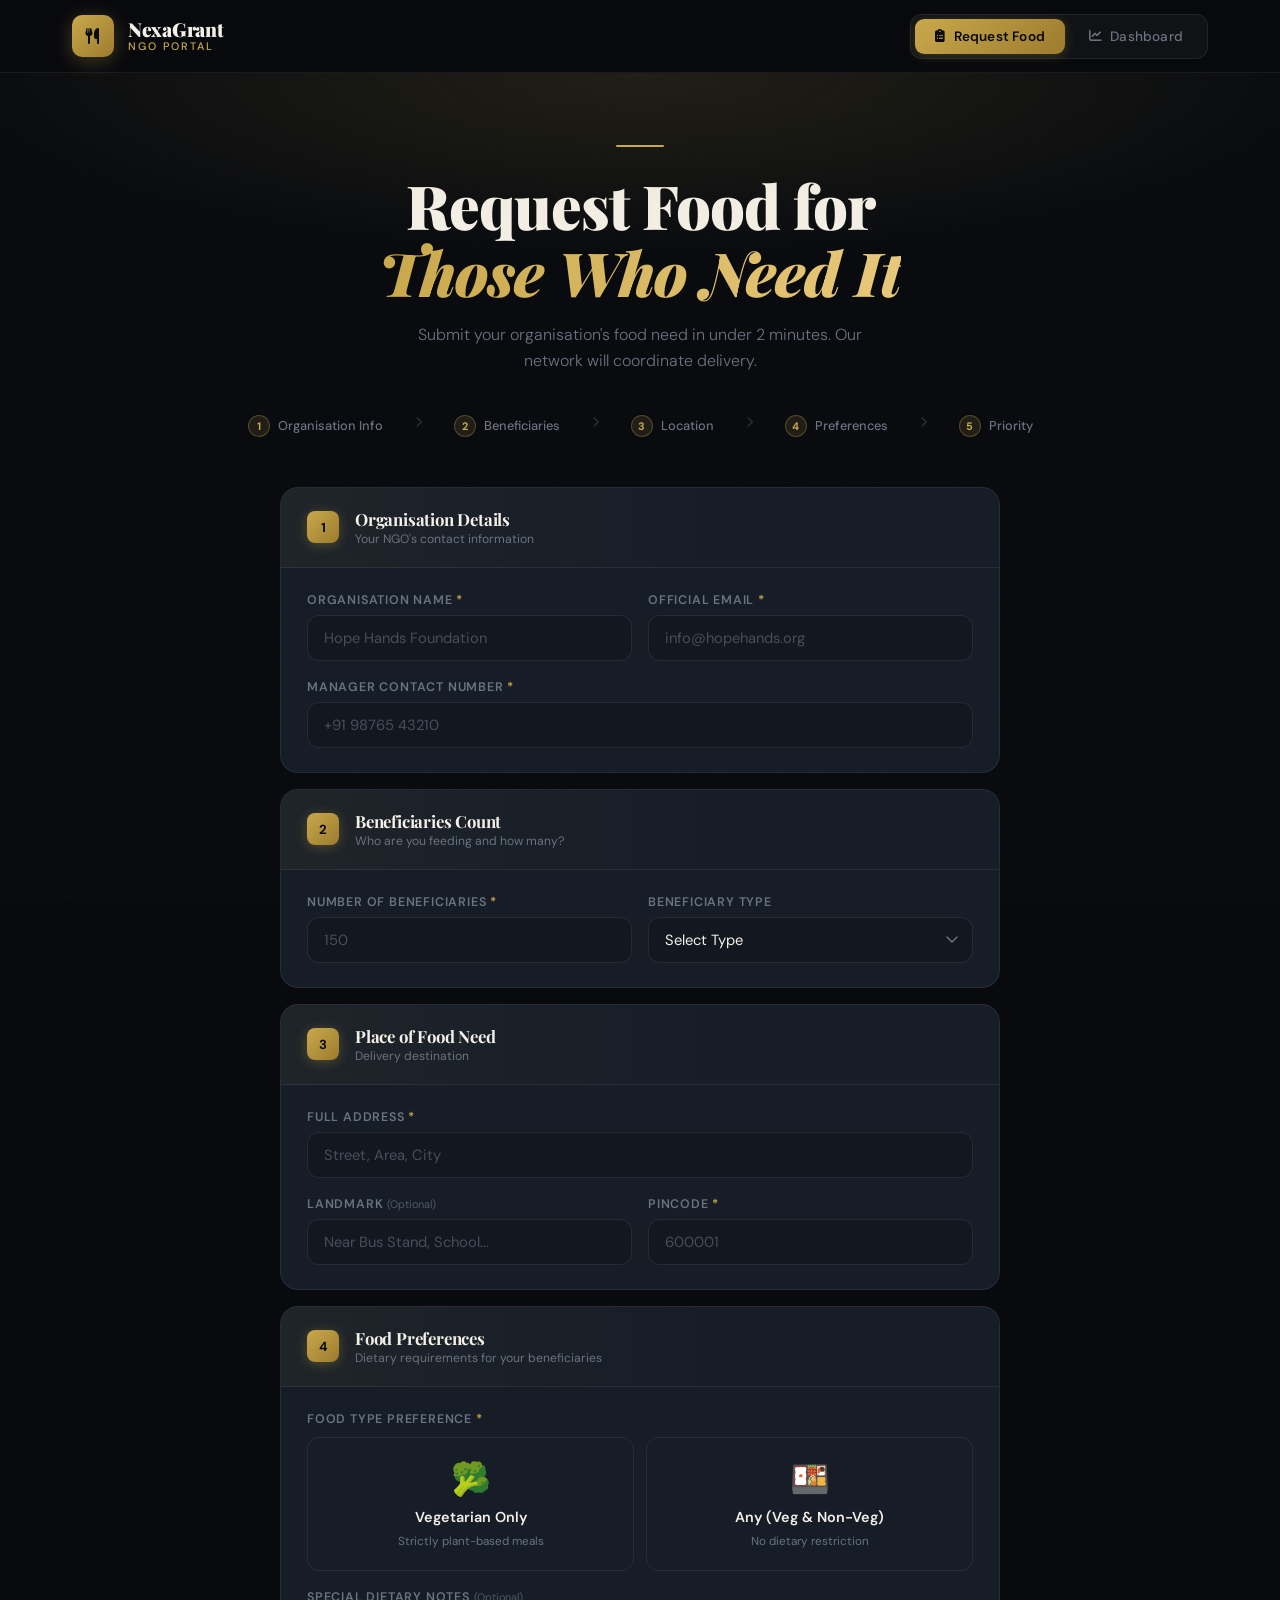
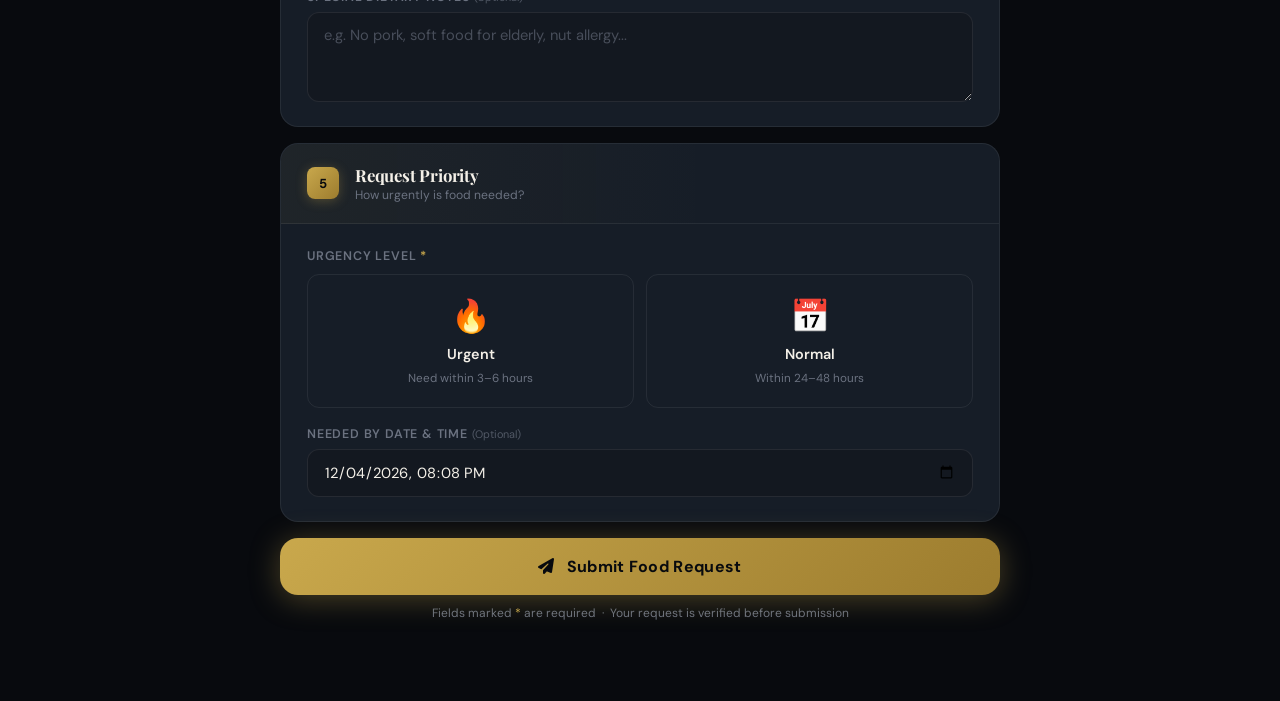
<file: index.html>
<!DOCTYPE html>
<html lang="en">
<head>
<meta charset="UTF-8">
<meta name="viewport" content="width=device-width, initial-scale=1.0">
<title>FoodConnect — NGO Portal</title>
<link rel="preconnect" href="https://fonts.googleapis.com">
<link href="https://fonts.googleapis.com/css2?family=Playfair+Display:wght@700;900&family=DM+Sans:wght@300;400;500;600&display=swap" rel="stylesheet">
<link rel="stylesheet" href="https://cdnjs.cloudflare.com/ajax/libs/font-awesome/6.5.1/css/all.min.css">
<style>
/* ============================================================
   FOODCONNECT NGO PORTAL — NEW YORK DARK EDITORIAL
   ============================================================ */

:root {
  --black:    #080a0e;
  --deep:     #0d1117;
  --surface:  #131820;
  --card:     #161d27;
  --border:   rgba(255,255,255,0.07);
  --border-h: rgba(255,255,255,0.14);
  --gold:     #c9a84c;
  --gold-lt:  #e8c97a;
  --gold-dk:  #9c7c2e;
  --amber:    #f0a500;
  --white:    #f4f0e8;
  --text:     #d8d0c4;
  --muted:    #6b7280;
  --red:      #e05252;
  --green:    #3dba7e;
  --blue:     #4a9eff;
  --font-h:   'Playfair Display', Georgia, serif;
  --font-b:   'DM Sans', sans-serif;
  --r:        12px;
  --r-lg:     18px;
  --glow:     0 0 40px rgba(201,168,76,0.12);
}

*, *::before, *::after { box-sizing: border-box; margin: 0; padding: 0; }
html { scroll-behavior: smooth; }

body {
  font-family: var(--font-b);
  background: var(--black);
  color: var(--text);
  min-height: 100vh;
  overflow-x: hidden;
}

/* Grain texture overlay */
body::before {
  content: '';
  position: fixed;
  inset: 0;
  background-image: url("data:image/svg+xml,%3Csvg viewBox='0 0 256 256' xmlns='http://www.w3.org/2000/svg'%3E%3Cfilter id='noise'%3E%3CfeTurbulence type='fractalNoise' baseFrequency='0.9' numOctaves='4' stitchTiles='stitch'/%3E%3C/filter%3E%3Crect width='100%25' height='100%25' filter='url(%23noise)' opacity='0.04'/%3E%3C/svg%3E");
  pointer-events: none;
  z-index: 0;
  opacity: 0.5;
}

/* ============================================================
   SCROLLBAR
   ============================================================ */
::-webkit-scrollbar { width: 5px; }
::-webkit-scrollbar-track { background: var(--black); }
::-webkit-scrollbar-thumb { background: var(--gold-dk); border-radius: 4px; }

/* ============================================================
   HEADER
   ============================================================ */
header {
  position: sticky;
  top: 0;
  z-index: 200;
  background: rgba(8,10,14,0.88);
  backdrop-filter: blur(20px);
  -webkit-backdrop-filter: blur(20px);
  border-bottom: 1px solid var(--border);
}
.header-inner {
  max-width: 1200px;
  margin: 0 auto;
  padding: 0 32px;
  height: 72px;
  display: flex;
  align-items: center;
  justify-content: space-between;
}
.logo {
  display: flex;
  align-items: center;
  gap: 14px;
  cursor: pointer;
}
.logo-mark {
  width: 42px; height: 42px;
  background: linear-gradient(135deg, var(--gold), var(--gold-dk));
  border-radius: 10px;
  display: flex; align-items: center; justify-content: center;
  font-size: 1rem;
  color: var(--black);
  font-weight: 700;
  box-shadow: 0 4px 20px rgba(201,168,76,0.3);
}
.logo-text {
  display: flex;
  flex-direction: column;
  line-height: 1.1;
}
.logo-name {
  font-family: var(--font-h);
  font-size: 1.2rem;
  font-weight: 900;
  color: var(--white);
  letter-spacing: -0.3px;
}
.logo-sub {
  font-size: 0.68rem;
  font-weight: 500;
  color: var(--gold);
  letter-spacing: 2px;
  text-transform: uppercase;
}
nav {
  display: flex;
  gap: 4px;
  background: rgba(255,255,255,0.04);
  padding: 4px;
  border-radius: 12px;
  border: 1px solid var(--border);
}
.nav-btn {
  display: flex;
  align-items: center;
  gap: 8px;
  padding: 9px 20px;
  border-radius: 9px;
  border: none;
  background: transparent;
  color: var(--muted);
  font-family: var(--font-b);
  font-size: 0.85rem;
  font-weight: 500;
  cursor: pointer;
  transition: all 0.2s;
  letter-spacing: 0.2px;
}
.nav-btn:hover { color: var(--white); background: rgba(255,255,255,0.06); }
.nav-btn.active {
  background: linear-gradient(135deg, var(--gold), var(--gold-dk));
  color: var(--black);
  font-weight: 600;
  box-shadow: 0 2px 12px rgba(201,168,76,0.25);
}
.nav-btn.active i { color: var(--black); }
.nav-btn i { font-size: 0.8rem; }

/* ============================================================
   PAGES
   ============================================================ */
.page { display: none; position: relative; z-index: 1; }
.page.active { display: block; animation: pageIn 0.35s ease; }
@keyframes pageIn { from { opacity: 0; transform: translateY(12px); } to { opacity: 1; transform: translateY(0); } }

/* ============================================================
   HERO SECTION
   ============================================================ */
.hero {
  position: relative;
  padding: 72px 32px 90px;
  text-align: center;
  overflow: hidden;
}
.hero-bg {
  position: absolute;
  inset: 0;
  background: radial-gradient(ellipse 80% 60% at 50% 0%, rgba(201,168,76,0.13) 0%, transparent 70%);
  pointer-events: none;
}
.hero-line {
  display: inline-block;
  width: 48px; height: 2px;
  background: var(--gold);
  margin-bottom: 20px;
  border-radius: 2px;
}
.hero h1 {
  font-family: var(--font-h);
  font-size: clamp(2.2rem, 5vw, 3.8rem);
  font-weight: 900;
  color: var(--white);
  line-height: 1.1;
  letter-spacing: -1px;
  margin-bottom: 16px;
}
.hero h1 em {
  font-style: italic;
  background: linear-gradient(90deg, var(--gold), var(--gold-lt));
  -webkit-background-clip: text;
  -webkit-text-fill-color: transparent;
  background-clip: text;
}
.hero p {
  font-size: 1rem;
  color: var(--muted);
  max-width: 480px;
  margin: 0 auto;
  line-height: 1.65;
  font-weight: 300;
}
.hero-steps {
  display: flex;
  justify-content: center;
  gap: 32px;
  margin-top: 40px;
  flex-wrap: wrap;
}
.hero-step {
  display: flex;
  align-items: center;
  gap: 8px;
  font-size: 0.8rem;
  color: var(--muted);
  font-weight: 500;
}
.hero-step-dot {
  width: 22px; height: 22px;
  border-radius: 50%;
  background: rgba(201,168,76,0.12);
  border: 1px solid rgba(201,168,76,0.3);
  color: var(--gold);
  font-size: 0.68rem;
  font-weight: 700;
  display: flex; align-items: center; justify-content: center;
}
.hero-step-arrow { color: rgba(255,255,255,0.15); font-size: 0.7rem; }

/* ============================================================
   FORM LAYOUT
   ============================================================ */
.form-page {
  max-width: 760px;
  margin: -40px auto 80px;
  padding: 0 20px;
  display: flex;
  flex-direction: column;
  gap: 16px;
  position: relative;
  z-index: 2;
}

/* ============================================================
   CARDS
   ============================================================ */
.card {
  background: var(--card);
  border: 1px solid var(--border);
  border-radius: var(--r-lg);
  overflow: hidden;
  transition: border-color 0.25s, box-shadow 0.25s;
  animation: cardIn 0.4s ease both;
}
@keyframes cardIn { from { opacity:0; transform:translateY(16px); } to { opacity:1; transform:translateY(0); } }
.card:nth-child(1) { animation-delay: 0.05s; }
.card:nth-child(2) { animation-delay: 0.1s; }
.card:nth-child(3) { animation-delay: 0.15s; }
.card:nth-child(4) { animation-delay: 0.2s; }
.card:nth-child(5) { animation-delay: 0.25s; }
.card:hover { border-color: rgba(201,168,76,0.2); box-shadow: 0 8px 40px rgba(0,0,0,0.3), 0 0 0 0 var(--gold); }

.card-head {
  display: flex;
  align-items: center;
  gap: 16px;
  padding: 20px 26px;
  border-bottom: 1px solid var(--border);
  background: linear-gradient(90deg, rgba(201,168,76,0.05) 0%, transparent 60%);
}
.step-badge {
  width: 32px; height: 32px;
  border-radius: 8px;
  background: linear-gradient(135deg, var(--gold), var(--gold-dk));
  color: var(--black);
  font-size: 0.82rem;
  font-weight: 700;
  display: flex; align-items: center; justify-content: center;
  flex-shrink: 0;
  box-shadow: 0 2px 12px rgba(201,168,76,0.3);
}
.card-title {
  font-family: var(--font-h);
  font-size: 1.05rem;
  font-weight: 700;
  color: var(--white);
  letter-spacing: -0.2px;
}
.card-sub {
  font-size: 0.76rem;
  color: var(--muted);
  margin-top: 1px;
  font-weight: 400;
}

.card-body {
  padding: 24px 26px;
  display: flex;
  flex-direction: column;
  gap: 18px;
}

/* ============================================================
   FIELDS
   ============================================================ */
.row-2 { display: grid; grid-template-columns: 1fr 1fr; gap: 16px; }

.field { display: flex; flex-direction: column; gap: 7px; position: relative; }
.field label {
  font-size: 0.78rem;
  font-weight: 600;
  color: var(--muted);
  letter-spacing: 0.8px;
  text-transform: uppercase;
}
.ast { color: var(--gold); }
.opt-tag {
  font-size: 0.68rem;
  font-weight: 400;
  color: rgba(107,114,128,0.7);
  text-transform: none;
  letter-spacing: 0;
}

.field input,
.field select,
.field textarea {
  width: 100%;
  padding: 12px 16px;
  background: var(--surface);
  border: 1.5px solid rgba(255,255,255,0.08);
  border-radius: var(--r);
  font-family: var(--font-b);
  font-size: 0.92rem;
  color: var(--white);
  outline: none;
  transition: border-color 0.2s, box-shadow 0.2s, background 0.2s;
  -webkit-appearance: none;
  appearance: none;
}
.field input::placeholder,
.field textarea::placeholder { color: rgba(107,114,128,0.6); }
.field input:focus,
.field select:focus,
.field textarea:focus {
  border-color: var(--gold);
  background: rgba(201,168,76,0.04);
  box-shadow: 0 0 0 3px rgba(201,168,76,0.08);
}
.field input.is-err,
.field select.is-err { border-color: var(--red); box-shadow: 0 0 0 3px rgba(224,82,82,0.1); }
.field textarea { resize: vertical; min-height: 90px; }
.field select {
  cursor: pointer;
  background-image: url("data:image/svg+xml,%3Csvg xmlns='http://www.w3.org/2000/svg' width='12' height='8' viewBox='0 0 12 8'%3E%3Cpath d='M1 1l5 5 5-5' stroke='%236b7280' stroke-width='1.5' fill='none' stroke-linecap='round'/%3E%3C/svg%3E");
  background-repeat: no-repeat;
  background-position: right 14px center;
  padding-right: 38px;
}
.field select option { background: var(--deep); color: var(--white); }

.err-txt {
  font-size: 0.73rem;
  color: var(--red);
  font-weight: 500;
  display: none;
  margin-top: -3px;
}
.err-txt.show { display: block; }

/* ============================================================
   CHOICE CARDS  (food pref, priority)
   ============================================================ */
.choices { display: grid; grid-template-columns: 1fr 1fr; gap: 12px; margin-top: 4px; }
.choice {
  border: 1.5px solid rgba(255,255,255,0.07);
  border-radius: var(--r);
  cursor: pointer;
  transition: all 0.22s;
  position: relative;
  overflow: hidden;
}
.choice input[type="radio"] { display: none; }
.choice-body {
  padding: 20px 16px;
  text-align: center;
  position: relative;
  z-index: 1;
}
.choice-emoji { font-size: 2rem; display: block; margin-bottom: 8px; }
.choice-name {
  font-size: 0.9rem;
  font-weight: 600;
  color: var(--white);
  display: block;
  margin-bottom: 3px;
}
.choice-desc { font-size: 0.73rem; color: var(--muted); }
.choice::after {
  content: '';
  position: absolute;
  inset: 0;
  opacity: 0;
  transition: opacity 0.22s;
}
.choice:hover { border-color: rgba(201,168,76,0.35); transform: translateY(-2px); }
.choice.on {
  border-color: var(--gold);
  background: rgba(201,168,76,0.06);
}
.choice.on .choice-name { color: var(--gold-lt); }
.choice.on-red { border-color: var(--red); background: rgba(224,82,82,0.06); }
.choice.on-red .choice-name { color: #f07070; }
.choice.on-blue { border-color: var(--blue); background: rgba(74,158,255,0.06); }
.choice.on-blue .choice-name { color: #7ab8ff; }

.check-mark {
  position: absolute;
  top: 10px; right: 10px;
  width: 20px; height: 20px;
  border-radius: 50%;
  background: var(--gold);
  color: var(--black);
  font-size: 0.6rem;
  font-weight: 700;
  display: flex; align-items: center; justify-content: center;
  opacity: 0;
  transform: scale(0);
  transition: all 0.2s cubic-bezier(0.34,1.56,0.64,1);
}
.choice.on .check-mark,
.choice.on-red .check-mark,
.choice.on-blue .check-mark { opacity: 1; transform: scale(1); }
.choice.on-red .check-mark { background: var(--red); }
.choice.on-blue .check-mark { background: var(--blue); }

.inline-err {
  font-size: 0.73rem;
  color: var(--red);
  font-weight: 500;
  display: none;
  margin-top: 4px;
}
.inline-err.show { display: block; }

/* ============================================================
   SUBMIT BUTTON
   ============================================================ */
.submit-wrap {
  position: relative;
  animation: cardIn 0.4s 0.3s ease both;
}
.submit-btn {
  width: 100%;
  padding: 18px 32px;
  background: linear-gradient(135deg, var(--gold) 0%, var(--gold-dk) 100%);
  border: none;
  border-radius: var(--r-lg);
  color: var(--black);
  font-family: var(--font-b);
  font-size: 1rem;
  font-weight: 700;
  cursor: pointer;
  display: flex;
  align-items: center;
  justify-content: center;
  gap: 12px;
  letter-spacing: 0.3px;
  box-shadow: 0 4px 30px rgba(201,168,76,0.35);
  transition: transform 0.18s, box-shadow 0.18s, filter 0.18s;
  position: relative;
  overflow: hidden;
}
.submit-btn::before {
  content: '';
  position: absolute;
  inset: 0;
  background: linear-gradient(135deg, rgba(255,255,255,0.15) 0%, transparent 60%);
  opacity: 0;
  transition: opacity 0.2s;
}
.submit-btn:hover { transform: translateY(-2px); box-shadow: 0 8px 40px rgba(201,168,76,0.5); filter: brightness(1.08); }
.submit-btn:hover::before { opacity: 1; }
.submit-btn:active { transform: translateY(0); }
.submit-note {
  text-align: center;
  font-size: 0.75rem;
  color: var(--muted);
  margin-top: 10px;
  font-weight: 400;
}

/* ============================================================
   DASHBOARD
   ============================================================ */
.dash-page {
  max-width: 1160px;
  margin: -40px auto 80px;
  padding: 0 20px;
  position: relative;
  z-index: 2;
}

/* Stats */
.stats-row {
  display: grid;
  grid-template-columns: repeat(4, 1fr);
  gap: 14px;
  margin-bottom: 36px;
}
.stat-card {
  background: var(--card);
  border: 1px solid var(--border);
  border-radius: var(--r-lg);
  padding: 20px 22px;
  display: flex;
  flex-direction: column;
  gap: 12px;
  transition: border-color 0.2s, transform 0.2s;
  animation: cardIn 0.4s ease both;
  position: relative;
  overflow: hidden;
}
.stat-card::before {
  content: '';
  position: absolute;
  bottom: 0; left: 0; right: 0;
  height: 2px;
  border-radius: 0 0 var(--r-lg) var(--r-lg);
}
.stat-card:nth-child(1)::before { background: var(--gold); }
.stat-card:nth-child(2)::before { background: var(--blue); }
.stat-card:nth-child(3)::before { background: var(--green); }
.stat-card:nth-child(4)::before { background: #c084fc; }
.stat-card:nth-child(1) { animation-delay: 0.05s; }
.stat-card:nth-child(2) { animation-delay: 0.1s; }
.stat-card:nth-child(3) { animation-delay: 0.15s; }
.stat-card:nth-child(4) { animation-delay: 0.2s; }
.stat-card:hover { border-color: var(--border-h); transform: translateY(-3px); }
.stat-ic {
  width: 40px; height: 40px;
  border-radius: 10px;
  display: flex; align-items: center; justify-content: center;
  font-size: 1.1rem;
}
.ic-g  { background: rgba(201,168,76,0.12); color: var(--gold); }
.ic-b  { background: rgba(74,158,255,0.12); color: var(--blue); }
.ic-gr { background: rgba(61,186,126,0.12); color: var(--green); }
.ic-p  { background: rgba(192,132,252,0.12); color: #c084fc; }
.stat-num {
  font-family: var(--font-h);
  font-size: 2rem;
  font-weight: 900;
  color: var(--white);
  line-height: 1;
  letter-spacing: -1px;
}
.stat-lbl { font-size: 0.75rem; color: var(--muted); font-weight: 500; letter-spacing: 0.5px; }

/* Section heading */
.sec-head {
  display: flex;
  align-items: center;
  gap: 12px;
  margin-bottom: 16px;
}
.sec-head-line {
  width: 3px; height: 20px;
  background: var(--gold);
  border-radius: 2px;
}
.sec-head-title {
  font-family: var(--font-h);
  font-size: 1.1rem;
  font-weight: 700;
  color: var(--white);
}
.sec-head-count {
  font-size: 0.72rem;
  background: rgba(201,168,76,0.12);
  color: var(--gold);
  padding: 3px 9px;
  border-radius: 20px;
  font-weight: 600;
  margin-left: auto;
}

.req-grid {
  display: grid;
  grid-template-columns: repeat(auto-fill, minmax(300px, 1fr));
  gap: 14px;
  margin-bottom: 40px;
}
.empty {
  grid-column: 1/-1;
  background: var(--card);
  border: 1px dashed rgba(255,255,255,0.08);
  border-radius: var(--r-lg);
  padding: 48px 24px;
  text-align: center;
  color: var(--muted);
}
.empty i { font-size: 2.4rem; display: block; margin-bottom: 12px; opacity: 0.4; }
.empty p { font-size: 0.88rem; }

/* Request Card */
.rcard {
  background: var(--card);
  border: 1px solid var(--border);
  border-radius: var(--r-lg);
  padding: 18px 20px;
  transition: border-color 0.2s, transform 0.2s, box-shadow 0.2s;
  position: relative;
  overflow: hidden;
  animation: cardIn 0.4s ease both;
}
.rcard:hover { border-color: var(--border-h); transform: translateY(-2px); box-shadow: 0 8px 30px rgba(0,0,0,0.3); }
.rcard-accent {
  position: absolute;
  top: 0; left: 0; right: 0;
  height: 3px;
  background: var(--gold);
}
.rcard-accent.red   { background: var(--red); }
.rcard-accent.blue  { background: var(--blue); }
.rcard-accent.green { background: var(--green); }

.rcard-top {
  display: flex;
  justify-content: space-between;
  align-items: flex-start;
  margin-bottom: 14px;
  margin-top: 4px;
}
.rcard-org {
  font-family: var(--font-h);
  font-size: 0.98rem;
  font-weight: 700;
  color: var(--white);
  line-height: 1.2;
}
.rcard-id { font-size: 0.7rem; color: var(--muted); margin-top: 2px; font-family: 'Courier New', monospace; }

.badge {
  font-size: 0.68rem;
  font-weight: 700;
  padding: 4px 11px;
  border-radius: 20px;
  letter-spacing: 0.5px;
  text-transform: uppercase;
  white-space: nowrap;
  flex-shrink: 0;
}
.b-p  { background: rgba(201,168,76,0.15); color: var(--gold); border: 1px solid rgba(201,168,76,0.25); }
.b-t  { background: rgba(74,158,255,0.12); color: var(--blue); border: 1px solid rgba(74,158,255,0.25); }
.b-d  { background: rgba(61,186,126,0.12); color: var(--green); border: 1px solid rgba(61,186,126,0.25); }
.b-u  { background: rgba(224,82,82,0.12); color: var(--red); border: 1px solid rgba(224,82,82,0.25); }

.rcard-chips {
  display: flex;
  flex-wrap: wrap;
  gap: 6px;
}
.chip {
  display: inline-flex;
  align-items: center;
  gap: 5px;
  font-size: 0.73rem;
  color: var(--muted);
  background: rgba(255,255,255,0.04);
  border: 1px solid rgba(255,255,255,0.06);
  padding: 4px 10px;
  border-radius: 20px;
  font-weight: 500;
}
.chip i { color: var(--gold); font-size: 0.65rem; }

.mine-pin {
  position: absolute;
  top: 16px; right: 16px;
  width: 8px; height: 8px;
  border-radius: 50%;
  background: var(--gold);
  box-shadow: 0 0 8px var(--gold);
}

/* ============================================================
   MODALS
   ============================================================ */
.overlay {
  display: none;
  position: fixed;
  inset: 0;
  background: rgba(4,6,10,0.75);
  backdrop-filter: blur(12px);
  -webkit-backdrop-filter: blur(12px);
  z-index: 600;
  align-items: center;
  justify-content: center;
  padding: 20px;
}
.overlay.open { display: flex; animation: fadeIn 0.22s ease; }
@keyframes fadeIn { from { opacity: 0; } to { opacity: 1; } }

.modal {
  background: var(--card);
  border: 1px solid rgba(255,255,255,0.1);
  border-radius: 22px;
  padding: 36px 32px;
  width: 100%;
  max-width: 430px;
  text-align: center;
  box-shadow: 0 30px 80px rgba(0,0,0,0.6), 0 0 0 1px rgba(255,255,255,0.04);
  animation: modalUp 0.28s cubic-bezier(0.34,1.2,0.64,1);
  position: relative;
  overflow: hidden;
}
.modal::before {
  content: '';
  position: absolute;
  top: 0; left: 0; right: 0;
  height: 1px;
  background: linear-gradient(90deg, transparent, rgba(201,168,76,0.5), transparent);
}
@keyframes modalUp { from { transform: translateY(30px) scale(0.97); opacity: 0; } to { transform: translateY(0) scale(1); opacity: 1; } }

.modal-icon {
  width: 64px; height: 64px;
  border-radius: 50%;
  display: flex; align-items: center; justify-content: center;
  font-size: 1.5rem;
  margin: 0 auto 18px;
}
.ic-gold  { background: rgba(201,168,76,0.12); color: var(--gold); border: 1px solid rgba(201,168,76,0.25); }
.ic-blue  { background: rgba(74,158,255,0.12); color: var(--blue); border: 1px solid rgba(74,158,255,0.2); }
.ic-green { background: rgba(61,186,126,0.12); color: var(--green); border: 1px solid rgba(61,186,126,0.2); }

.modal-title {
  font-family: var(--font-h);
  font-size: 1.3rem;
  font-weight: 900;
  color: var(--white);
  margin-bottom: 8px;
  letter-spacing: -0.3px;
}
.modal-desc {
  font-size: 0.84rem;
  color: var(--muted);
  line-height: 1.6;
  margin-bottom: 24px;
  font-weight: 300;
}
.modal .field { text-align: left; }

.modal-acts {
  display: flex;
  gap: 10px;
  margin-top: 22px;
}
.btn-ghost {
  flex: 1;
  padding: 12px;
  border: 1px solid rgba(255,255,255,0.1);
  border-radius: var(--r);
  background: transparent;
  color: var(--muted);
  font-family: var(--font-b);
  font-size: 0.87rem;
  font-weight: 500;
  cursor: pointer;
  transition: all 0.18s;
  display: flex; align-items: center; justify-content: center; gap: 6px;
}
.btn-ghost:hover { border-color: rgba(255,255,255,0.2); color: var(--white); background: rgba(255,255,255,0.04); }
.btn-gold {
  flex: 2;
  padding: 12px;
  border: none;
  border-radius: var(--r);
  background: linear-gradient(135deg, var(--gold), var(--gold-dk));
  color: var(--black);
  font-family: var(--font-b);
  font-size: 0.9rem;
  font-weight: 700;
  cursor: pointer;
  display: flex; align-items: center; justify-content: center; gap: 8px;
  box-shadow: 0 3px 16px rgba(201,168,76,0.3);
  transition: transform 0.18s, box-shadow 0.18s, filter 0.18s;
}
.btn-gold:hover { transform: translateY(-1px); box-shadow: 0 5px 24px rgba(201,168,76,0.45); filter: brightness(1.07); }
.btn-gold.full { flex: 1; width: 100%; }

/* Captcha */
.captcha-box {
  background: var(--surface);
  border: 1px dashed rgba(201,168,76,0.25);
  border-radius: var(--r);
  padding: 18px 12px;
  text-align: center;
  font-family: 'Courier New', monospace;
  font-size: 2.2rem;
  font-weight: 900;
  letter-spacing: 16px;
  color: var(--white);
  margin-bottom: 18px;
  user-select: none;
  position: relative;
  overflow: hidden;
}
.captcha-box::after {
  content: '';
  position: absolute;
  inset: 0;
  background: repeating-linear-gradient(
    45deg,
    transparent,
    transparent 8px,
    rgba(201,168,76,0.03) 8px,
    rgba(201,168,76,0.03) 9px
  );
}
.captcha-refresh {
  font-size: 0.76rem;
  color: var(--gold);
  cursor: pointer;
  text-align: right;
  margin-top: -12px;
  margin-bottom: 14px;
  font-weight: 500;
}
.captcha-refresh:hover { text-decoration: underline; }

/* OTP */
.otp-row {
  display: flex;
  gap: 8px;
  justify-content: center;
  margin-bottom: 14px;
}
.otp-box {
  width: 48px; height: 56px;
  background: var(--surface);
  border: 1.5px solid rgba(255,255,255,0.08);
  border-radius: 10px;
  font-family: var(--font-h);
  font-size: 1.4rem;
  font-weight: 700;
  text-align: center;
  color: var(--white);
  outline: none;
  transition: border-color 0.18s, box-shadow 0.18s, background 0.18s;
  caret-color: var(--gold);
}
.otp-box:focus { border-color: var(--gold); box-shadow: 0 0 0 3px rgba(201,168,76,0.12); background: rgba(201,168,76,0.04); }
.otp-box.filled { border-color: var(--gold); background: rgba(201,168,76,0.06); color: var(--gold-lt); }

.resend-line { font-size: 0.78rem; color: var(--muted); margin-bottom: 4px; }
.resend-link { color: var(--gold); cursor: pointer; font-weight: 600; }
.resend-link:hover { text-decoration: underline; }

/* Success */
.success-ring {
  width: 76px; height: 76px;
  border-radius: 50%;
  background: rgba(61,186,126,0.1);
  border: 1px solid rgba(61,186,126,0.25);
  color: var(--green);
  font-size: 2rem;
  display: flex; align-items: center; justify-content: center;
  margin: 0 auto 18px;
  animation: popIn 0.45s cubic-bezier(0.175,0.885,0.32,1.275);
}
@keyframes popIn { from { transform: scale(0) rotate(-15deg); opacity: 0; } to { transform: scale(1) rotate(0); opacity: 1; } }
.ref-card {
  background: var(--surface);
  border: 1px solid var(--border);
  border-radius: var(--r);
  padding: 14px 18px;
  text-align: left;
  margin-bottom: 20px;
}
.ref-row {
  display: flex;
  justify-content: space-between;
  align-items: center;
  font-size: 0.78rem;
  padding: 4px 0;
  color: var(--muted);
}
.ref-row strong { color: var(--white); font-weight: 600; font-size: 0.82rem; }
.ref-divider { height: 1px; background: var(--border); margin: 6px 0; }

/* ============================================================
   TOAST
   ============================================================ */
.toast {
  position: fixed;
  bottom: 28px;
  left: 50%;
  transform: translateX(-50%) translateY(60px);
  background: var(--card);
  border: 1px solid rgba(255,255,255,0.1);
  color: var(--white);
  padding: 12px 24px;
  border-radius: 30px;
  font-size: 0.85rem;
  font-weight: 500;
  z-index: 999;
  opacity: 0;
  transition: transform 0.3s cubic-bezier(0.34,1.56,0.64,1), opacity 0.25s;
  white-space: nowrap;
  pointer-events: none;
  box-shadow: 0 8px 30px rgba(0,0,0,0.4);
  display: flex; align-items: center; gap: 9px;
}
.toast.show { opacity: 1; transform: translateX(-50%) translateY(0); }
.toast.t-ok  { border-color: rgba(61,186,126,0.35); }
.toast.t-ok::before { content: '✓'; color: var(--green); font-weight: 700; }
.toast.t-err { border-color: rgba(224,82,82,0.35); }
.toast.t-err::before { content: '✕'; color: var(--red); font-weight: 700; }

/* ============================================================
   RESPONSIVE
   ============================================================ */
@media (max-width: 680px) {
  .header-inner { padding: 0 16px; }
  .logo-sub { display: none; }
  .nav-btn span { display: none; }
  .nav-btn { padding: 9px 13px; }
  .hero { padding: 50px 16px 70px; }
  .hero-steps { display: none; }
  .form-page, .dash-page { padding: 0 12px; }
  .card-head, .card-body { padding: 16px 18px; }
  .row-2 { grid-template-columns: 1fr; }
  .choices { grid-template-columns: 1fr; }
  .stats-row { grid-template-columns: repeat(2,1fr); }
  .otp-box { width: 40px; height: 50px; font-size: 1.2rem; }
  .captcha-box { font-size: 1.7rem; letter-spacing: 12px; }
  .modal { padding: 26px 20px; }
  .modal-acts { flex-direction: column; }
  .btn-ghost, .btn-gold { flex: none; }
}
@media (max-width: 380px) {
  .stats-row { grid-template-columns: 1fr; }
  .otp-row { gap: 5px; }
  .otp-box { width: 36px; height: 46px; font-size: 1.1rem; }
}
</style>
</head>
<body>

<!-- ==================== HEADER ==================== -->
<header>
  <div class="header-inner">
    <div class="logo" onclick="showPage('request')">
      <div class="logo-mark"><i class="fas fa-utensils"></i></div>
      <div class="logo-text">
        <span class="logo-name">NexaGrant</span>
        <span class="logo-sub">NGO Portal</span>
      </div>
    </div>
    <nav>
      <button class="nav-btn active" id="navRequest" onclick="showPage('request')">
        <i class="fas fa-clipboard-list"></i><span> Request Food</span>
      </button>
      <button class="nav-btn" id="navDashboard" onclick="showPage('dashboard')">
        <i class="fas fa-chart-line"></i><span> Dashboard</span>
      </button>
    </nav>
  </div>
</header>

<!-- ==================== PAGE: REQUEST ==================== -->
<div id="page-request" class="page active">

  <div class="hero">
    <div class="hero-bg"></div>
    <div class="hero-line"></div>
    <h1>Request Food for<br><em>Those Who Need It</em></h1>
    <p>Submit your organisation's food need in under 2 minutes. Our network will coordinate delivery.</p>
    <div class="hero-steps">
      <div class="hero-step"><div class="hero-step-dot">1</div>Organisation Info</div>
      <div class="hero-step-arrow"><i class="fas fa-chevron-right"></i></div>
      <div class="hero-step"><div class="hero-step-dot">2</div>Beneficiaries</div>
      <div class="hero-step-arrow"><i class="fas fa-chevron-right"></i></div>
      <div class="hero-step"><div class="hero-step-dot">3</div>Location</div>
      <div class="hero-step-arrow"><i class="fas fa-chevron-right"></i></div>
      <div class="hero-step"><div class="hero-step-dot">4</div>Preferences</div>
      <div class="hero-step-arrow"><i class="fas fa-chevron-right"></i></div>
      <div class="hero-step"><div class="hero-step-dot">5</div>Priority</div>
    </div>
  </div>

  <div class="form-page">

    <!-- CARD 1 -->
    <div class="card">
      <div class="card-head">
        <div class="step-badge">1</div>
        <div>
          <div class="card-title">Organisation Details</div>
          <div class="card-sub">Your NGO's contact information</div>
        </div>
      </div>
      <div class="card-body">
        <div class="row-2">
          <div class="field">
            <label>Organisation Name <span class="ast">*</span></label>
            <input type="text" id="orgName" placeholder="Hope Hands Foundation">
            <span class="err-txt" id="err-orgName">This field is required</span>
          </div>
          <div class="field">
            <label>Official Email <span class="ast">*</span></label>
            <input type="email" id="orgEmail" placeholder="info@hopehands.org">
            <span class="err-txt" id="err-orgEmail">Enter a valid email address</span>
          </div>
        </div>
        <div class="field">
          <label>Manager Contact Number <span class="ast">*</span></label>
          <input type="tel" id="managerPhone" placeholder="+91 98765 43210">
          <span class="err-txt" id="err-managerPhone">Enter a valid phone number</span>
        </div>
      </div>
    </div>

    <!-- CARD 2 -->
    <div class="card">
      <div class="card-head">
        <div class="step-badge">2</div>
        <div>
          <div class="card-title">Beneficiaries Count</div>
          <div class="card-sub">Who are you feeding and how many?</div>
        </div>
      </div>
      <div class="card-body">
        <div class="row-2">
          <div class="field">
            <label>Number of Beneficiaries <span class="ast">*</span></label>
            <input type="number" id="benCount" placeholder="150" min="1">
            <span class="err-txt" id="err-benCount">Enter a valid number</span>
          </div>
          <div class="field">
            <label>Beneficiary Type</label>
            <select id="benType">
              <option value="">Select Type</option>
              <option>Children</option>
              <option>Elderly</option>
              <option>Homeless Individuals</option>
              <option>Disaster Victims</option>
              <option>Mixed / General</option>
            </select>
          </div>
        </div>
      </div>
    </div>

    <!-- CARD 3 -->
    <div class="card">
      <div class="card-head">
        <div class="step-badge">3</div>
        <div>
          <div class="card-title">Place of Food Need</div>
          <div class="card-sub">Delivery destination</div>
        </div>
      </div>
      <div class="card-body">
        <div class="field">
          <label>Full Address <span class="ast">*</span></label>
          <input type="text" id="address" placeholder="Street, Area, City">
          <span class="err-txt" id="err-address">This field is required</span>
        </div>
        <div class="row-2">
          <div class="field">
            <label>Landmark <span class="opt-tag">(Optional)</span></label>
            <input type="text" id="landmark" placeholder="Near Bus Stand, School...">
          </div>
          <div class="field">
            <label>Pincode <span class="ast">*</span></label>
            <input type="text" id="pincode" placeholder="600001" maxlength="6">
            <span class="err-txt" id="err-pincode">Enter valid 6-digit pincode</span>
          </div>
        </div>
      </div>
    </div>

    <!-- CARD 4 -->
    <div class="card">
      <div class="card-head">
        <div class="step-badge">4</div>
        <div>
          <div class="card-title">Food Preferences</div>
          <div class="card-sub">Dietary requirements for your beneficiaries</div>
        </div>
      </div>
      <div class="card-body">
        <div>
          <label style="font-size:0.78rem;font-weight:600;color:var(--muted);letter-spacing:0.8px;text-transform:uppercase;display:block;margin-bottom:10px;">
            Food Type Preference <span class="ast">*</span>
          </label>
          <div class="choices">
            <label class="choice" id="ch-veg" data-group="foodPref" data-val="veg" data-cls="on">
              <input type="radio" name="foodPref" value="veg">
              <div class="check-mark"><i class="fas fa-check"></i></div>
              <div class="choice-body">
                <span class="choice-emoji">🥦</span>
                <span class="choice-name">Vegetarian Only</span>
                <span class="choice-desc">Strictly plant-based meals</span>
              </div>
            </label>
            <label class="choice" id="ch-any" data-group="foodPref" data-val="any" data-cls="on">
              <input type="radio" name="foodPref" value="any">
              <div class="check-mark"><i class="fas fa-check"></i></div>
              <div class="choice-body">
                <span class="choice-emoji">🍱</span>
                <span class="choice-name">Any (Veg &amp; Non-Veg)</span>
                <span class="choice-desc">No dietary restriction</span>
              </div>
            </label>
          </div>
          <span class="inline-err" id="err-foodPref">Please select a food preference</span>
        </div>
        <div class="field">
          <label>Special Dietary Notes <span class="opt-tag">(Optional)</span></label>
          <textarea id="specialNotes" placeholder="e.g. No pork, soft food for elderly, nut allergy..."></textarea>
        </div>
      </div>
    </div>

    <!-- CARD 5 -->
    <div class="card">
      <div class="card-head">
        <div class="step-badge">5</div>
        <div>
          <div class="card-title">Request Priority</div>
          <div class="card-sub">How urgently is food needed?</div>
        </div>
      </div>
      <div class="card-body">
        <div>
          <label style="font-size:0.78rem;font-weight:600;color:var(--muted);letter-spacing:0.8px;text-transform:uppercase;display:block;margin-bottom:10px;">
            Urgency Level <span class="ast">*</span>
          </label>
          <div class="choices">
            <label class="choice" id="ch-urgent" data-group="priority" data-val="urgent" data-cls="on-red">
              <input type="radio" name="priority" value="urgent">
              <div class="check-mark"><i class="fas fa-check"></i></div>
              <div class="choice-body">
                <span class="choice-emoji">🔥</span>
                <span class="choice-name">Urgent</span>
                <span class="choice-desc">Need within 3–6 hours</span>
              </div>
            </label>
            <label class="choice" id="ch-normal" data-group="priority" data-val="normal" data-cls="on-blue">
              <input type="radio" name="priority" value="normal">
              <div class="check-mark"><i class="fas fa-check"></i></div>
              <div class="choice-body">
                <span class="choice-emoji">📅</span>
                <span class="choice-name">Normal</span>
                <span class="choice-desc">Within 24–48 hours</span>
              </div>
            </label>
          </div>
          <span class="inline-err" id="err-priority">Please select a priority level</span>
        </div>
        <div class="field">
          <label>Needed By Date &amp; Time <span class="opt-tag">(Optional)</span></label>
          <input type="datetime-local" id="neededBy">
        </div>
      </div>
    </div>

    <!-- SUBMIT -->
    <div class="submit-wrap">
      <button class="submit-btn" onclick="openDeliveryModal()">
        <i class="fas fa-paper-plane"></i> Submit Food Request
      </button>
      <p class="submit-note">Fields marked <span class="ast">*</span> are required &nbsp;·&nbsp; Your request is verified before submission</p>
    </div>

  </div>
</div>

<!-- ==================== PAGE: DASHBOARD ==================== -->
<div id="page-dashboard" class="page">

  <div class="hero">
    <div class="hero-bg"></div>
    <div class="hero-line"></div>
    <h1>Your <em>Impact</em><br>Dashboard</h1>
    <p>Track your food requests in real-time and see what other NGOs have submitted.</p>
  </div>

  <div class="dash-page">

    <div class="stats-row">
      <div class="stat-card">
        <div class="stat-ic ic-g"><i class="fas fa-hourglass-half"></i></div>
        <div><div class="stat-num" id="stat-pending">0</div><div class="stat-lbl">Pending</div></div>
      </div>
      <div class="stat-card">
        <div class="stat-ic ic-b"><i class="fas fa-truck-fast"></i></div>
        <div><div class="stat-num" id="stat-transit">2</div><div class="stat-lbl">In Transit</div></div>
      </div>
      <div class="stat-card">
        <div class="stat-ic ic-gr"><i class="fas fa-circle-check"></i></div>
        <div><div class="stat-num" id="stat-done">5</div><div class="stat-lbl">Fulfilled</div></div>
      </div>
      <div class="stat-card">
        <div class="stat-ic ic-p"><i class="fas fa-users"></i></div>
        <div><div class="stat-num" id="stat-fed">340</div><div class="stat-lbl">People Fed</div></div>
      </div>
    </div>

    <div class="sec-head">
      <div class="sec-head-line"></div>
      <div class="sec-head-title">Your Requests</div>
      <div class="sec-head-count" id="my-count">0 requests</div>
    </div>
    <div class="req-grid" id="my-req-grid"></div>

    <div class="sec-head">
      <div class="sec-head-line"></div>
      <div class="sec-head-title">Community Requests</div>
      <div class="sec-head-count">6 active NGOs</div>
    </div>
    <div class="req-grid" id="comm-req-grid"></div>

  </div>
</div>

<!-- ==================== MODAL: DELIVERY EMAIL ==================== -->
<div class="overlay" id="ov-delivery">
  <div class="modal">
    <div class="modal-icon ic-gold"><i class="fas fa-motorcycle"></i></div>
    <div class="modal-title">Delivery Verification</div>
    <div class="modal-desc">Enter the official email of the assigned delivery person. A captcha will be sent for verification.</div>
    <div class="field">
      <label>Delivery Person Email <span class="ast">*</span></label>
      <input type="email" id="deliveryEmail" placeholder="delivery@foodconnect.in">
      <span class="err-txt" id="err-deliveryEmail">Enter a valid email address</span>
    </div>
    <div class="modal-acts">
      <button class="btn-ghost" onclick="closeOverlay('ov-delivery')">Cancel</button>
      <button class="btn-gold" onclick="submitDeliveryEmail()">Send Captcha <i class="fas fa-arrow-right"></i></button>
    </div>
  </div>
</div>

<!-- ==================== MODAL: CAPTCHA ==================== -->
<div class="overlay" id="ov-captcha">
  <div class="modal">
    <div class="modal-icon ic-blue"><i class="fas fa-robot"></i></div>
    <div class="modal-title">Human Verification</div>
    <div class="modal-desc">Type the exact code shown below. This confirms the delivery person is real.</div>
    <div class="captcha-box" id="captchaBox"></div>
    <div class="captcha-refresh" onclick="refreshCaptcha()"><i class="fas fa-rotate-right"></i> Refresh code</div>
    <div class="field">
      <label>Enter the Code <span class="ast">*</span></label>
      <input type="text" id="captchaInput" placeholder="Type the 6-character code above" maxlength="6" autocomplete="off">
      <span class="err-txt" id="err-captcha">Incorrect code — try again</span>
    </div>
    <div class="modal-acts">
      <button class="btn-ghost" onclick="backTo('ov-captcha','ov-delivery')"><i class="fas fa-arrow-left"></i> Back</button>
      <button class="btn-gold" onclick="verifyCaptcha()">Verify Code <i class="fas fa-check"></i></button>
    </div>
  </div>
</div>

<!-- ==================== MODAL: OTP ==================== -->
<div class="overlay" id="ov-otp">
  <div class="modal">
    <div class="modal-icon ic-green"><i class="fas fa-shield-halved"></i></div>
    <div class="modal-title">Enter OTP</div>
    <div class="modal-desc">A 6-digit OTP has been sent to the delivery person's email. Enter it below to finalise your request.</div>
    <div class="otp-row" id="otpRow">
      <input class="otp-box" type="text" maxlength="1" inputmode="numeric">
      <input class="otp-box" type="text" maxlength="1" inputmode="numeric">
      <input class="otp-box" type="text" maxlength="1" inputmode="numeric">
      <input class="otp-box" type="text" maxlength="1" inputmode="numeric">
      <input class="otp-box" type="text" maxlength="1" inputmode="numeric">
      <input class="otp-box" type="text" maxlength="1" inputmode="numeric">
    </div>
    <p class="resend-line">Didn't receive? <span class="resend-link" onclick="resendOtp()">Resend OTP</span></p>
    <div class="modal-acts">
      <button class="btn-ghost" onclick="backTo('ov-otp','ov-captcha')"><i class="fas fa-arrow-left"></i> Back</button>
      <button class="btn-gold" onclick="verifyOtp()">Submit Request <i class="fas fa-paper-plane"></i></button>
    </div>
  </div>
</div>

<!-- ==================== MODAL: SUCCESS ==================== -->
<div class="overlay" id="ov-success">
  <div class="modal">
    <div class="success-ring"><i class="fas fa-check"></i></div>
    <div class="modal-title">Request Submitted!</div>
    <div class="modal-desc">Your food request is live. Our coordination team will arrange delivery shortly.</div>
    <div class="ref-card" id="refCard"></div>
    <button class="btn-gold full" onclick="goToDashboard()">
      <i class="fas fa-chart-line"></i> View Dashboard
    </button>
  </div>
</div>

<!-- TOAST -->
<div id="toast" class="toast"></div>

<script>
/* ============================================================
   FOODCONNECT NGO PORTAL — SCRIPT
   ============================================================ */

var captchaCode = "";
var otpCode = "";
var delivEmail = "";
var pending = null;

var communityData = [
  { id:"FC-2025-0041", org:"Asha Jyothi Trust",   ben:200, addr:"Velachery, Chennai",   pref:"Veg", pri:"urgent", type:"Children",        status:"urgent",  time:"2h ago" },
  { id:"FC-2025-0038", org:"Green Hands NGO",      ben:75,  addr:"T.Nagar, Chennai",     pref:"Any", pri:"normal", type:"Elderly",          status:"pending", time:"5h ago" },
  { id:"FC-2025-0033", org:"Seva Foundation",      ben:120, addr:"Tambaram, Chennai",    pref:"Veg", pri:"normal", type:"Homeless",         status:"done",    time:"1d ago" },
  { id:"FC-2025-0029", org:"Rainbow Welfare",      ben:50,  addr:"Porur, Chennai",       pref:"Any", pri:"urgent", type:"Disaster Victims", status:"transit", time:"3h ago" },
  { id:"FC-2025-0025", org:"Helping Hands India",  ben:300, addr:"Anna Nagar, Chennai",  pref:"Veg", pri:"normal", type:"Mixed",            status:"done",    time:"2d ago" },
  { id:"FC-2025-0021", org:"Nalam Foundation",     ben:90,  addr:"Chromepet, Chennai",   pref:"Any", pri:"urgent", type:"Children",         status:"transit", time:"1h ago" }
];

/* ---------- Page Switch ---------- */
function showPage(name) {
  document.getElementById("page-request").classList.toggle("active",   name === "request");
  document.getElementById("page-dashboard").classList.toggle("active", name === "dashboard");
  document.getElementById("navRequest").classList.toggle("active",   name === "request");
  document.getElementById("navDashboard").classList.toggle("active", name === "dashboard");
  if (name === "dashboard") loadDashboard();
  window.scrollTo({ top: 0, behavior: "smooth" });
}

/* ---------- Choice Cards ---------- */
document.querySelectorAll(".choice").forEach(function(card) {
  card.addEventListener("click", function() {
    var group = card.dataset.group;
    var cls   = card.dataset.cls;
    document.querySelectorAll('[data-group="' + group + '"]').forEach(function(c) {
      c.classList.remove("on", "on-red", "on-blue");
      c.querySelector("input").checked = false;
    });
    card.classList.add(cls);
    card.querySelector("input").checked = true;
    var err = document.getElementById("err-" + group);
    if (err) err.classList.remove("show");
  });
});

/* ---------- Validation ---------- */
function v(id) { var e = document.getElementById(id); return e ? e.value.trim() : ""; }
function setErr(id, on) {
  var el = document.getElementById(id);
  var er = document.getElementById("err-" + id);
  if (el) el.classList.toggle("is-err", on);
  if (er) er.classList.toggle("show", on);
}

function validate() {
  var ok = true;
  var emailRx = /^[^\s@]+@[^\s@]+\.[^\s@]+$/;
  var phoneRx = /^\+?\d{10,13}$/;

  if (!v("orgName"))                              { setErr("orgName",      true);  ok = false; } else setErr("orgName", false);
  if (!v("orgEmail") || !emailRx.test(v("orgEmail"))) { setErr("orgEmail", true); ok = false; } else setErr("orgEmail", false);
  var ph = v("managerPhone").replace(/\s+/g,"");
  if (!ph || !phoneRx.test(ph))                   { setErr("managerPhone", true);  ok = false; } else setErr("managerPhone", false);
  var bc = parseInt(v("benCount"));
  if (!bc || bc < 1)                              { setErr("benCount",     true);  ok = false; } else setErr("benCount", false);
  if (!v("address"))                              { setErr("address",      true);  ok = false; } else setErr("address", false);
  if (!/^\d{6}$/.test(v("pincode")))              { setErr("pincode",      true);  ok = false; } else setErr("pincode", false);

  if (!document.querySelector('input[name="foodPref"]:checked')) {
    document.getElementById("err-foodPref").classList.add("show"); ok = false;
  } else document.getElementById("err-foodPref").classList.remove("show");

  if (!document.querySelector('input[name="priority"]:checked')) {
    document.getElementById("err-priority").classList.add("show"); ok = false;
  } else document.getElementById("err-priority").classList.remove("show");

  if (!ok) toast("Please fill all required fields correctly.", "t-err");
  return ok;
}

function collectData() {
  var fp = document.querySelector('input[name="foodPref"]:checked');
  var pr = document.querySelector('input[name="priority"]:checked');
  return {
    id:     "FC-" + new Date().getFullYear() + "-" + (1000 + Math.floor(Math.random() * 9000)),
    org:    v("orgName"),
    email:  v("orgEmail"),
    phone:  v("managerPhone"),
    ben:    parseInt(v("benCount")),
    type:   v("benType") || "General",
    addr:   v("address") + (v("landmark") ? ", " + v("landmark") : "") + " — " + v("pincode"),
    pref:   fp && fp.value === "veg" ? "Veg" : "Any",
    pri:    pr ? pr.value : "normal",
    notes:  v("specialNotes"),
    time:   "Just now",
    status: "pending",
    mine:   true
  };
}

/* ---------- Step 1: Open delivery modal ---------- */
function openDeliveryModal() {
  if (!validate()) return;
  pending = collectData();
  document.getElementById("deliveryEmail").value = "";
  setErr("deliveryEmail", false);
  openOverlay("ov-delivery");
}

/* ---------- Step 2: Delivery email → Captcha ---------- */
function submitDeliveryEmail() {
  var emailEl = document.getElementById("deliveryEmail");
  var val = emailEl.value.trim();
  if (!val || !/^[^\s@]+@[^\s@]+\.[^\s@]+$/.test(val)) {
    emailEl.classList.add("is-err");
    document.getElementById("err-deliveryEmail").classList.add("show");
    return;
  }
  emailEl.classList.remove("is-err");
  document.getElementById("err-deliveryEmail").classList.remove("show");
  delivEmail = val;
  captchaCode = genCaptcha();
  document.getElementById("captchaBox").textContent = captchaCode;
  document.getElementById("captchaInput").value = "";
  document.getElementById("captchaInput").classList.remove("is-err");
  document.getElementById("err-captcha").classList.remove("show");
  closeOverlay("ov-delivery");
  openOverlay("ov-captcha");
  toast("Captcha sent to " + delivEmail, "t-ok");
}

function refreshCaptcha() {
  captchaCode = genCaptcha();
  document.getElementById("captchaBox").textContent = captchaCode;
  document.getElementById("captchaInput").value = "";
  document.getElementById("captchaInput").classList.remove("is-err");
  document.getElementById("err-captcha").classList.remove("show");
  toast("Captcha refreshed", "");
}

/* ---------- Step 3: Verify Captcha → OTP ---------- */
function verifyCaptcha() {
  var inp = document.getElementById("captchaInput");
  var val = inp.value.trim().toUpperCase();
  if (!val) { inp.classList.add("is-err"); document.getElementById("err-captcha").classList.add("show"); return; }
  if (val !== captchaCode) {
    inp.classList.add("is-err");
    document.getElementById("err-captcha").classList.add("show");
    toast("Wrong code. Refreshing captcha...", "t-err");
    setTimeout(function() {
      captchaCode = genCaptcha();
      document.getElementById("captchaBox").textContent = captchaCode;
      inp.value = "";
      inp.classList.remove("is-err");
      document.getElementById("err-captcha").classList.remove("show");
    }, 1200);
    return;
  }
  inp.classList.remove("is-err");
  document.getElementById("err-captcha").classList.remove("show");
  otpCode = String(100000 + Math.floor(Math.random() * 900000));
  closeOverlay("ov-captcha");
  openOverlay("ov-otp");
  clearOtp();
  toast("OTP sent! [Demo: " + otpCode + "]", "t-ok");
  console.log("%c[DEMO OTP] → " + otpCode, "background:#c9a84c;color:#000;font-size:16px;padding:4px 10px;border-radius:6px;font-weight:bold");
}

/* ---------- Step 4: Verify OTP → Success ---------- */
function verifyOtp() {
  var boxes = document.querySelectorAll(".otp-box");
  var entered = Array.from(boxes).map(function(b){ return b.value; }).join("").trim();
  if (entered.length < 6) { toast("Enter all 6 OTP digits", "t-err"); return; }
  if (entered !== otpCode) { toast("Incorrect OTP. Try again.", "t-err"); clearOtp(); return; }
  closeOverlay("ov-otp");
  saveRequest(pending);
  var rc = document.getElementById("refCard");
  rc.innerHTML =
    '<div class="ref-row"><span>Reference</span><strong>' + pending.id + '</strong></div>' +
    '<div class="ref-divider"></div>' +
    '<div class="ref-row"><span>Organisation</span><strong>' + esc(pending.org) + '</strong></div>' +
    '<div class="ref-row"><span>Beneficiaries</span><strong>' + pending.ben + ' people</strong></div>' +
    '<div class="ref-row"><span>Priority</span><strong>' + (pending.pri === "urgent" ? "🔥 Urgent" : "📅 Normal") + '</strong></div>';
  openOverlay("ov-success");
  resetForm();
}

function resendOtp() {
  otpCode = String(100000 + Math.floor(Math.random() * 900000));
  clearOtp();
  toast("New OTP sent! [Demo: " + otpCode + "]", "t-ok");
  console.log("%c[NEW OTP] → " + otpCode, "background:#3dba7e;color:#000;font-size:16px;padding:4px 10px;border-radius:6px;font-weight:bold");
}

function goToDashboard() {
  closeOverlay("ov-success");
  showPage("dashboard");
}

/* ---------- Dashboard ---------- */
function loadDashboard() {
  var mine = JSON.parse(localStorage.getItem("fc_ngo_reqs") || "[]");
  var pending = mine.filter(function(r){ return r.status === "pending"; }).length;
  document.getElementById("stat-pending").textContent = pending;
  document.getElementById("stat-transit").textContent = 2;
  document.getElementById("stat-done").textContent = 5 + mine.filter(function(r){ return r.status === "done"; }).length;
  document.getElementById("stat-fed").textContent = 340 + mine.reduce(function(s,r){ return s+(r.ben||0); }, 0);
  document.getElementById("my-count").textContent = mine.length + " request" + (mine.length !== 1 ? "s" : "");

  var myGrid = document.getElementById("my-req-grid");
  myGrid.innerHTML = mine.length === 0
    ? '<div class="empty"><i class="fas fa-inbox"></i><p>You haven\'t submitted any requests yet.</p></div>'
    : mine.map(function(r,i){ return buildCard(r, true, i * 0.05); }).join("");

  document.getElementById("comm-req-grid").innerHTML =
    communityData.map(function(r,i){ return buildCard(r, false, i * 0.05); }).join("");
}

function buildCard(r, mine, delay) {
  var sm = { pending:["b-p","Pending",""], transit:["b-t","In Transit","blue"], done:["b-d","Fulfilled","green"], urgent:["b-u","Urgent","red"] };
  var s = sm[r.status] || sm.pending;
  var style = delay ? ' style="animation-delay:' + delay + 's"' : '';
  return '<div class="rcard"' + style + '>' +
    '<div class="rcard-accent ' + s[2] + '"></div>' +
    (mine ? '<div class="mine-pin" title="Your request"></div>' : '') +
    '<div class="rcard-top">' +
      '<div><div class="rcard-org">' + esc(r.org) + '</div><div class="rcard-id">' + esc(r.id) + '</div></div>' +
      '<span class="badge ' + s[0] + '">' + s[1] + '</span>' +
    '</div>' +
    '<div class="rcard-chips">' +
      '<span class="chip"><i class="fas fa-users"></i>' + r.ben + ' people</span>' +
      '<span class="chip"><i class="fas fa-location-dot"></i>' + esc(r.addr.split(",")[0]) + '</span>' +
      '<span class="chip"><i class="fas fa-seedling"></i>' + esc(r.pref) + '</span>' +
      '<span class="chip"><i class="fas fa-clock"></i>' + esc(r.time) + '</span>' +
    '</div>' +
  '</div>';
}

/* ---------- OTP box keyboard nav ---------- */
(function() {
  document.addEventListener("DOMContentLoaded", function() {
    var boxes = document.querySelectorAll(".otp-box");
    boxes.forEach(function(box, i) {
      box.addEventListener("input", function() {
        box.value = box.value.replace(/\D/g,"").slice(0,1);
        box.classList.toggle("filled", !!box.value);
        if (box.value && i < boxes.length - 1) boxes[i+1].focus();
      });
      box.addEventListener("keydown", function(e) {
        if (e.key === "Backspace" && !box.value && i > 0) boxes[i-1].focus();
        if (e.key === "ArrowLeft"  && i > 0) boxes[i-1].focus();
        if (e.key === "ArrowRight" && i < boxes.length-1) boxes[i+1].focus();
      });
      box.addEventListener("paste", function(e) {
        e.preventDefault();
        var pasted = (e.clipboardData || window.clipboardData).getData("text").replace(/\D/g,"").slice(0,6);
        pasted.split("").forEach(function(ch, j) {
          if (boxes[j]) { boxes[j].value = ch; boxes[j].classList.add("filled"); }
        });
        var next = Math.min(pasted.length, boxes.length-1);
        boxes[next].focus();
      });
    });

    // Set default datetime
    var dt = new Date(Date.now() + 2*3600000);
    var local = new Date(dt - dt.getTimezoneOffset()*60000).toISOString().slice(0,16);
    var nb = document.getElementById("neededBy");
    if (nb) nb.value = local;
  });
})();

/* ---------- Overlay helpers ---------- */
function openOverlay(id)  { document.getElementById(id).classList.add("open"); }
function closeOverlay(id) { document.getElementById(id).classList.remove("open"); }
function backTo(from, to) { closeOverlay(from); openOverlay(to); }
document.querySelectorAll(".overlay").forEach(function(ov) {
  ov.addEventListener("click", function(e) {
    if (e.target === ov && ov.id !== "ov-success") closeOverlay(ov.id);
  });
});

/* ---------- LocalStorage ---------- */
function saveRequest(data) {
  var list = JSON.parse(localStorage.getItem("fc_ngo_reqs") || "[]");
  list.unshift(data);
  localStorage.setItem("fc_ngo_reqs", JSON.stringify(list));
}

/* ---------- Reset ---------- */
function resetForm() {
  ["orgName","orgEmail","managerPhone","benCount","address","landmark","pincode","specialNotes"].forEach(function(id){
    var el = document.getElementById(id); if (el) el.value = "";
  });
  document.getElementById("benType").selectedIndex = 0;
  document.querySelectorAll('input[type="radio"]').forEach(function(r){ r.checked = false; });
  document.querySelectorAll(".choice").forEach(function(c){ c.classList.remove("on","on-red","on-blue"); });
}

/* ---------- Misc ---------- */
function genCaptcha() {
  var c = "ABCDEFGHJKLMNPQRSTUVWXYZ23456789";
  var r = "";
  for (var i = 0; i < 6; i++) r += c[Math.floor(Math.random()*c.length)];
  return r;
}
function clearOtp() {
  document.querySelectorAll(".otp-box").forEach(function(b){ b.value=""; b.classList.remove("filled"); });
  var first = document.querySelector(".otp-box");
  if (first) setTimeout(function(){ first.focus(); }, 120);
}

var _tt;
function toast(msg, type) {
  clearTimeout(_tt);
  var el = document.getElementById("toast");
  el.textContent = msg;
  el.className = "toast show " + (type||"");
  _tt = setTimeout(function(){ el.className = "toast"; }, 3600);
}

function esc(s) {
  return String(s||"").replace(/[&<>"']/g, function(m){
    return {"&":"&amp;","<":"&lt;",">":"&gt;",'"':"&quot;","'":"&#39;"}[m];
  });
}
</script>
</body>
</html>
</file>
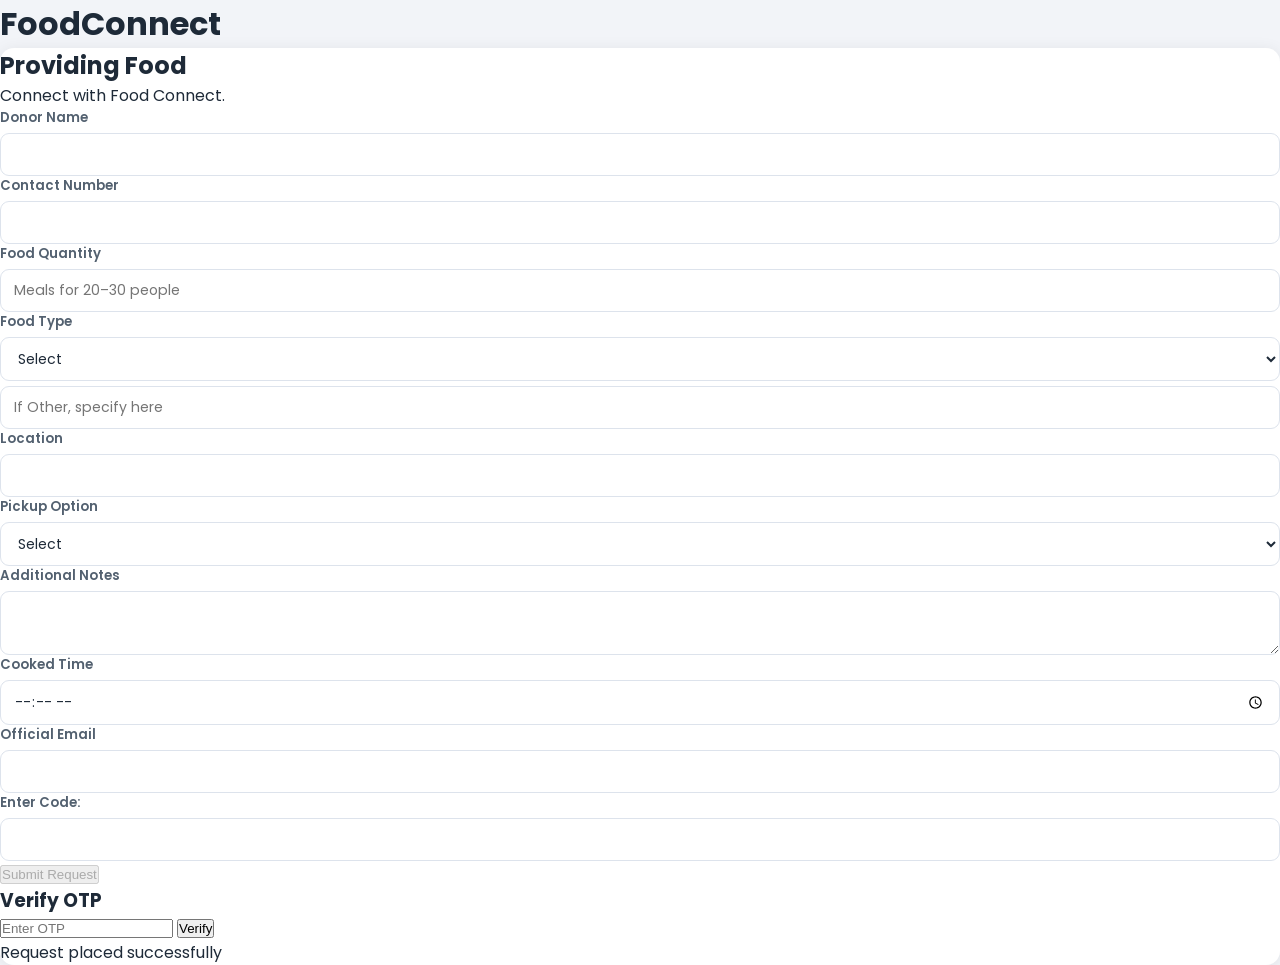
<file: index (6).html>
<!DOCTYPE html>
<html lang="en">
<head>
<meta charset="UTF-8">
<meta name="viewport" content="width=device-width, initial-scale=1.0">
<title>FoodConnect Donor Donation</title>
<link rel="stylesheet" href="style.css">
</head>
<body>

<main class="container">
    <h1 class="logo">Food<span>Connect</span></h1>

    <section class="card" aria-labelledby="formTitle">
        <h2 id="formTitle">Providing Food</h2>
        <p class="subtext">Connect with Food Connect.</p>

        <form id="requestForm" novalidate>
            <!-- Donor -->
            <div class="field">
                <label for="org">Donor Name</label>
                <input id="org" type="text" required>
            </div>

            <div class="field">
                <label for="phone">Contact Number</label>
                <input id="phone" type="tel" required>
            </div>

            <div class="field">
                <label for="quantity">Food Quantity</label>
                <input id="quantity" placeholder="Meals for 20–30 people" required>
            </div>

            <!-- Food Type -->
            <div class="field">
                <label for="foodType">Food Type</label>
                <select id="foodType" required onchange="toggleOtherFood()">
                    <option value="">Select</option>
                    <option value="Vegetarian">Vegetarian</option>
                    <option value="Non-Vegetarian">Non-Vegetarian</option>
                    <option value="Snacks">Snacks</option>
                    <option value="Drinks">Drinks</option>
                    <option value="Rice">Rice</option>
                    <option value="Bread">Bread</option>
                    <option value="Fruits">Fruits</option>
                    <option value="Vegetables">Vegetables</option>
                    <option value="Juice">Juice</option>
                    <option value="Sweets">Sweets</option>
                    <option value="Other">Other</option>
                </select>
                <!-- Hidden by default -->
                <input id="foodOther" type="text" placeholder="If Other, specify here" class="hidden">
            </div>

            <!-- Location (no GPS button now) -->
            <div class="field">
                <label for="location">Location</label>
                <input id="location" required>
            </div>

            <!-- Pickup Option -->
            <div class="field">
                <label for="delivery">Pickup Option</label>
                <select id="delivery" required>
                    <option value="">Select</option>
                    <option>Self Delivered by Donor</option>
                    <option>Delivery Boy (if NGO has)</option>
                    <option>Volunteer (only acceptable by NGO)</option>
                </select>
            </div>

            <div class="field">
                <label for="notes">Additional Notes</label>
                <textarea id="notes" rows="2" required></textarea>
            </div>

            <div class="field">
                <label for="cookedTime">Cooked Time</label>
                <input id="cookedTime" type="time" required>
            </div>

            <!-- EMAIL STEP -->
            <div class="field">
                <label for="email">Official Email</label>
                <input id="email" type="email" required>
            </div>

            <!-- CAPTCHA appears AFTER email -->
            <div class="field hidden" id="captchaBox">
                <label>Enter Code: <span id="captchaText"></span></label>
                <input id="captchaInput">
            </div>

            <button id="submitBtn" disabled>Submit Request</button>
        </form>

        <!-- OTP -->
        <div id="otpBox" class="hidden">
            <h3>Verify OTP</h3>
            <input id="otpInput" placeholder="Enter OTP">
            <button onclick="verifyOTP()">Verify</button>
        </div>

        <!-- SUCCESS -->
        <div id="success" class="hidden">
            <div class="check"></div>
            <p>Request placed successfully</p>
        </div>
    </section>
</main>

<script src="script.js"></script>
</body>
</html>
</file>
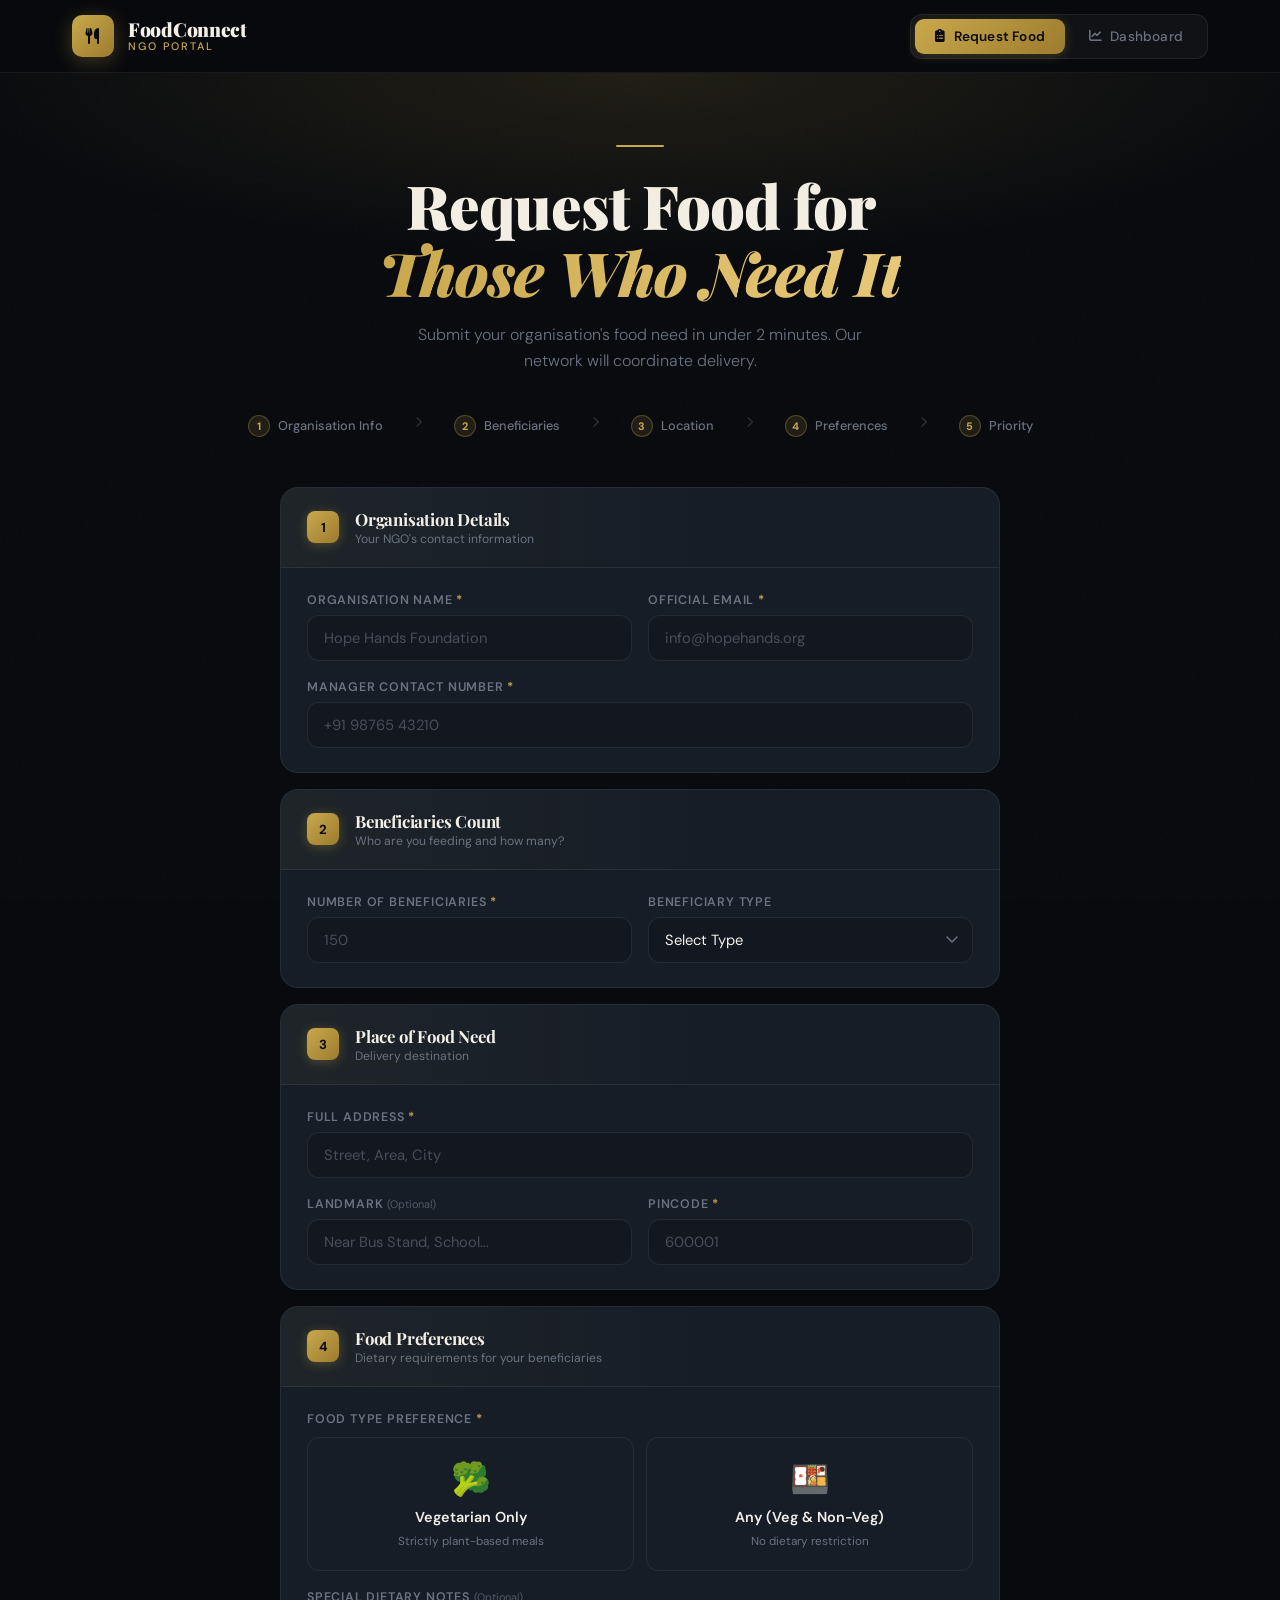
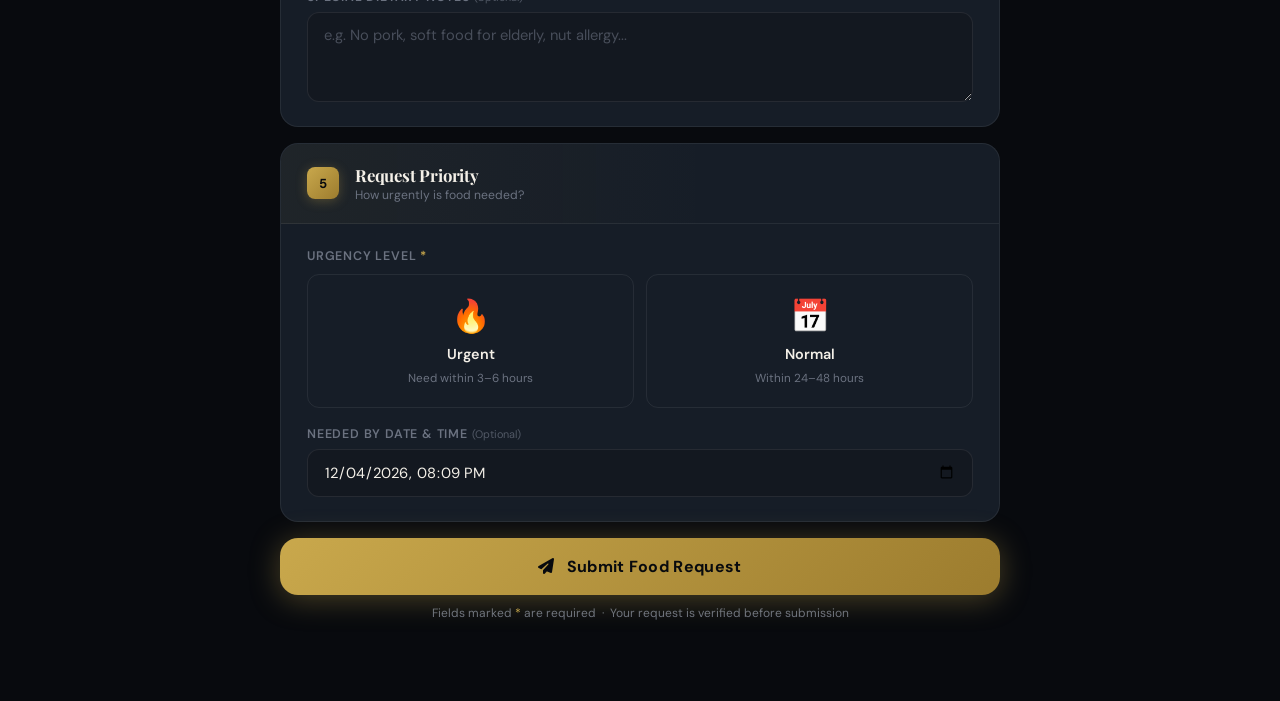
<file: ngo-portal.html>
<!DOCTYPE html>
<html lang="en">
<head>
<meta charset="UTF-8">
<meta name="viewport" content="width=device-width, initial-scale=1.0">
<title>FoodConnect — NGO Portal</title>
<link rel="preconnect" href="https://fonts.googleapis.com">
<link href="https://fonts.googleapis.com/css2?family=Playfair+Display:wght@700;900&family=DM+Sans:wght@300;400;500;600&display=swap" rel="stylesheet">
<link rel="stylesheet" href="https://cdnjs.cloudflare.com/ajax/libs/font-awesome/6.5.1/css/all.min.css">
<style>
/* ============================================================
   FOODCONNECT NGO PORTAL — NEW YORK DARK EDITORIAL
   ============================================================ */

:root {
  --black:    #080a0e;
  --deep:     #0d1117;
  --surface:  #131820;
  --card:     #161d27;
  --border:   rgba(255,255,255,0.07);
  --border-h: rgba(255,255,255,0.14);
  --gold:     #c9a84c;
  --gold-lt:  #e8c97a;
  --gold-dk:  #9c7c2e;
  --amber:    #f0a500;
  --white:    #f4f0e8;
  --text:     #d8d0c4;
  --muted:    #6b7280;
  --red:      #e05252;
  --green:    #3dba7e;
  --blue:     #4a9eff;
  --font-h:   'Playfair Display', Georgia, serif;
  --font-b:   'DM Sans', sans-serif;
  --r:        12px;
  --r-lg:     18px;
  --glow:     0 0 40px rgba(201,168,76,0.12);
}

*, *::before, *::after { box-sizing: border-box; margin: 0; padding: 0; }
html { scroll-behavior: smooth; }

body {
  font-family: var(--font-b);
  background: var(--black);
  color: var(--text);
  min-height: 100vh;
  overflow-x: hidden;
}

/* Grain texture overlay */
body::before {
  content: '';
  position: fixed;
  inset: 0;
  background-image: url("data:image/svg+xml,%3Csvg viewBox='0 0 256 256' xmlns='http://www.w3.org/2000/svg'%3E%3Cfilter id='noise'%3E%3CfeTurbulence type='fractalNoise' baseFrequency='0.9' numOctaves='4' stitchTiles='stitch'/%3E%3C/filter%3E%3Crect width='100%25' height='100%25' filter='url(%23noise)' opacity='0.04'/%3E%3C/svg%3E");
  pointer-events: none;
  z-index: 0;
  opacity: 0.5;
}

/* ============================================================
   SCROLLBAR
   ============================================================ */
::-webkit-scrollbar { width: 5px; }
::-webkit-scrollbar-track { background: var(--black); }
::-webkit-scrollbar-thumb { background: var(--gold-dk); border-radius: 4px; }

/* ============================================================
   HEADER
   ============================================================ */
header {
  position: sticky;
  top: 0;
  z-index: 200;
  background: rgba(8,10,14,0.88);
  backdrop-filter: blur(20px);
  -webkit-backdrop-filter: blur(20px);
  border-bottom: 1px solid var(--border);
}
.header-inner {
  max-width: 1200px;
  margin: 0 auto;
  padding: 0 32px;
  height: 72px;
  display: flex;
  align-items: center;
  justify-content: space-between;
}
.logo {
  display: flex;
  align-items: center;
  gap: 14px;
  cursor: pointer;
}
.logo-mark {
  width: 42px; height: 42px;
  background: linear-gradient(135deg, var(--gold), var(--gold-dk));
  border-radius: 10px;
  display: flex; align-items: center; justify-content: center;
  font-size: 1rem;
  color: var(--black);
  font-weight: 700;
  box-shadow: 0 4px 20px rgba(201,168,76,0.3);
}
.logo-text {
  display: flex;
  flex-direction: column;
  line-height: 1.1;
}
.logo-name {
  font-family: var(--font-h);
  font-size: 1.2rem;
  font-weight: 900;
  color: var(--white);
  letter-spacing: -0.3px;
}
.logo-sub {
  font-size: 0.68rem;
  font-weight: 500;
  color: var(--gold);
  letter-spacing: 2px;
  text-transform: uppercase;
}
nav {
  display: flex;
  gap: 4px;
  background: rgba(255,255,255,0.04);
  padding: 4px;
  border-radius: 12px;
  border: 1px solid var(--border);
}
.nav-btn {
  display: flex;
  align-items: center;
  gap: 8px;
  padding: 9px 20px;
  border-radius: 9px;
  border: none;
  background: transparent;
  color: var(--muted);
  font-family: var(--font-b);
  font-size: 0.85rem;
  font-weight: 500;
  cursor: pointer;
  transition: all 0.2s;
  letter-spacing: 0.2px;
}
.nav-btn:hover { color: var(--white); background: rgba(255,255,255,0.06); }
.nav-btn.active {
  background: linear-gradient(135deg, var(--gold), var(--gold-dk));
  color: var(--black);
  font-weight: 600;
  box-shadow: 0 2px 12px rgba(201,168,76,0.25);
}
.nav-btn.active i { color: var(--black); }
.nav-btn i { font-size: 0.8rem; }

/* ============================================================
   PAGES
   ============================================================ */
.page { display: none; position: relative; z-index: 1; }
.page.active { display: block; animation: pageIn 0.35s ease; }
@keyframes pageIn { from { opacity: 0; transform: translateY(12px); } to { opacity: 1; transform: translateY(0); } }

/* ============================================================
   HERO SECTION
   ============================================================ */
.hero {
  position: relative;
  padding: 72px 32px 90px;
  text-align: center;
  overflow: hidden;
}
.hero-bg {
  position: absolute;
  inset: 0;
  background: radial-gradient(ellipse 80% 60% at 50% 0%, rgba(201,168,76,0.13) 0%, transparent 70%);
  pointer-events: none;
}
.hero-line {
  display: inline-block;
  width: 48px; height: 2px;
  background: var(--gold);
  margin-bottom: 20px;
  border-radius: 2px;
}
.hero h1 {
  font-family: var(--font-h);
  font-size: clamp(2.2rem, 5vw, 3.8rem);
  font-weight: 900;
  color: var(--white);
  line-height: 1.1;
  letter-spacing: -1px;
  margin-bottom: 16px;
}
.hero h1 em {
  font-style: italic;
  background: linear-gradient(90deg, var(--gold), var(--gold-lt));
  -webkit-background-clip: text;
  -webkit-text-fill-color: transparent;
  background-clip: text;
}
.hero p {
  font-size: 1rem;
  color: var(--muted);
  max-width: 480px;
  margin: 0 auto;
  line-height: 1.65;
  font-weight: 300;
}
.hero-steps {
  display: flex;
  justify-content: center;
  gap: 32px;
  margin-top: 40px;
  flex-wrap: wrap;
}
.hero-step {
  display: flex;
  align-items: center;
  gap: 8px;
  font-size: 0.8rem;
  color: var(--muted);
  font-weight: 500;
}
.hero-step-dot {
  width: 22px; height: 22px;
  border-radius: 50%;
  background: rgba(201,168,76,0.12);
  border: 1px solid rgba(201,168,76,0.3);
  color: var(--gold);
  font-size: 0.68rem;
  font-weight: 700;
  display: flex; align-items: center; justify-content: center;
}
.hero-step-arrow { color: rgba(255,255,255,0.15); font-size: 0.7rem; }

/* ============================================================
   FORM LAYOUT
   ============================================================ */
.form-page {
  max-width: 760px;
  margin: -40px auto 80px;
  padding: 0 20px;
  display: flex;
  flex-direction: column;
  gap: 16px;
  position: relative;
  z-index: 2;
}

/* ============================================================
   CARDS
   ============================================================ */
.card {
  background: var(--card);
  border: 1px solid var(--border);
  border-radius: var(--r-lg);
  overflow: hidden;
  transition: border-color 0.25s, box-shadow 0.25s;
  animation: cardIn 0.4s ease both;
}
@keyframes cardIn { from { opacity:0; transform:translateY(16px); } to { opacity:1; transform:translateY(0); } }
.card:nth-child(1) { animation-delay: 0.05s; }
.card:nth-child(2) { animation-delay: 0.1s; }
.card:nth-child(3) { animation-delay: 0.15s; }
.card:nth-child(4) { animation-delay: 0.2s; }
.card:nth-child(5) { animation-delay: 0.25s; }
.card:hover { border-color: rgba(201,168,76,0.2); box-shadow: 0 8px 40px rgba(0,0,0,0.3), 0 0 0 0 var(--gold); }

.card-head {
  display: flex;
  align-items: center;
  gap: 16px;
  padding: 20px 26px;
  border-bottom: 1px solid var(--border);
  background: linear-gradient(90deg, rgba(201,168,76,0.05) 0%, transparent 60%);
}
.step-badge {
  width: 32px; height: 32px;
  border-radius: 8px;
  background: linear-gradient(135deg, var(--gold), var(--gold-dk));
  color: var(--black);
  font-size: 0.82rem;
  font-weight: 700;
  display: flex; align-items: center; justify-content: center;
  flex-shrink: 0;
  box-shadow: 0 2px 12px rgba(201,168,76,0.3);
}
.card-title {
  font-family: var(--font-h);
  font-size: 1.05rem;
  font-weight: 700;
  color: var(--white);
  letter-spacing: -0.2px;
}
.card-sub {
  font-size: 0.76rem;
  color: var(--muted);
  margin-top: 1px;
  font-weight: 400;
}

.card-body {
  padding: 24px 26px;
  display: flex;
  flex-direction: column;
  gap: 18px;
}

/* ============================================================
   FIELDS
   ============================================================ */
.row-2 { display: grid; grid-template-columns: 1fr 1fr; gap: 16px; }

.field { display: flex; flex-direction: column; gap: 7px; position: relative; }
.field label {
  font-size: 0.78rem;
  font-weight: 600;
  color: var(--muted);
  letter-spacing: 0.8px;
  text-transform: uppercase;
}
.ast { color: var(--gold); }
.opt-tag {
  font-size: 0.68rem;
  font-weight: 400;
  color: rgba(107,114,128,0.7);
  text-transform: none;
  letter-spacing: 0;
}

.field input,
.field select,
.field textarea {
  width: 100%;
  padding: 12px 16px;
  background: var(--surface);
  border: 1.5px solid rgba(255,255,255,0.08);
  border-radius: var(--r);
  font-family: var(--font-b);
  font-size: 0.92rem;
  color: var(--white);
  outline: none;
  transition: border-color 0.2s, box-shadow 0.2s, background 0.2s;
  -webkit-appearance: none;
  appearance: none;
}
.field input::placeholder,
.field textarea::placeholder { color: rgba(107,114,128,0.6); }
.field input:focus,
.field select:focus,
.field textarea:focus {
  border-color: var(--gold);
  background: rgba(201,168,76,0.04);
  box-shadow: 0 0 0 3px rgba(201,168,76,0.08);
}
.field input.is-err,
.field select.is-err { border-color: var(--red); box-shadow: 0 0 0 3px rgba(224,82,82,0.1); }
.field textarea { resize: vertical; min-height: 90px; }
.field select {
  cursor: pointer;
  background-image: url("data:image/svg+xml,%3Csvg xmlns='http://www.w3.org/2000/svg' width='12' height='8' viewBox='0 0 12 8'%3E%3Cpath d='M1 1l5 5 5-5' stroke='%236b7280' stroke-width='1.5' fill='none' stroke-linecap='round'/%3E%3C/svg%3E");
  background-repeat: no-repeat;
  background-position: right 14px center;
  padding-right: 38px;
}
.field select option { background: var(--deep); color: var(--white); }

.err-txt {
  font-size: 0.73rem;
  color: var(--red);
  font-weight: 500;
  display: none;
  margin-top: -3px;
}
.err-txt.show { display: block; }

/* ============================================================
   CHOICE CARDS  (food pref, priority)
   ============================================================ */
.choices { display: grid; grid-template-columns: 1fr 1fr; gap: 12px; margin-top: 4px; }
.choice {
  border: 1.5px solid rgba(255,255,255,0.07);
  border-radius: var(--r);
  cursor: pointer;
  transition: all 0.22s;
  position: relative;
  overflow: hidden;
}
.choice input[type="radio"] { display: none; }
.choice-body {
  padding: 20px 16px;
  text-align: center;
  position: relative;
  z-index: 1;
}
.choice-emoji { font-size: 2rem; display: block; margin-bottom: 8px; }
.choice-name {
  font-size: 0.9rem;
  font-weight: 600;
  color: var(--white);
  display: block;
  margin-bottom: 3px;
}
.choice-desc { font-size: 0.73rem; color: var(--muted); }
.choice::after {
  content: '';
  position: absolute;
  inset: 0;
  opacity: 0;
  transition: opacity 0.22s;
}
.choice:hover { border-color: rgba(201,168,76,0.35); transform: translateY(-2px); }
.choice.on {
  border-color: var(--gold);
  background: rgba(201,168,76,0.06);
}
.choice.on .choice-name { color: var(--gold-lt); }
.choice.on-red { border-color: var(--red); background: rgba(224,82,82,0.06); }
.choice.on-red .choice-name { color: #f07070; }
.choice.on-blue { border-color: var(--blue); background: rgba(74,158,255,0.06); }
.choice.on-blue .choice-name { color: #7ab8ff; }

.check-mark {
  position: absolute;
  top: 10px; right: 10px;
  width: 20px; height: 20px;
  border-radius: 50%;
  background: var(--gold);
  color: var(--black);
  font-size: 0.6rem;
  font-weight: 700;
  display: flex; align-items: center; justify-content: center;
  opacity: 0;
  transform: scale(0);
  transition: all 0.2s cubic-bezier(0.34,1.56,0.64,1);
}
.choice.on .check-mark,
.choice.on-red .check-mark,
.choice.on-blue .check-mark { opacity: 1; transform: scale(1); }
.choice.on-red .check-mark { background: var(--red); }
.choice.on-blue .check-mark { background: var(--blue); }

.inline-err {
  font-size: 0.73rem;
  color: var(--red);
  font-weight: 500;
  display: none;
  margin-top: 4px;
}
.inline-err.show { display: block; }

/* ============================================================
   SUBMIT BUTTON
   ============================================================ */
.submit-wrap {
  position: relative;
  animation: cardIn 0.4s 0.3s ease both;
}
.submit-btn {
  width: 100%;
  padding: 18px 32px;
  background: linear-gradient(135deg, var(--gold) 0%, var(--gold-dk) 100%);
  border: none;
  border-radius: var(--r-lg);
  color: var(--black);
  font-family: var(--font-b);
  font-size: 1rem;
  font-weight: 700;
  cursor: pointer;
  display: flex;
  align-items: center;
  justify-content: center;
  gap: 12px;
  letter-spacing: 0.3px;
  box-shadow: 0 4px 30px rgba(201,168,76,0.35);
  transition: transform 0.18s, box-shadow 0.18s, filter 0.18s;
  position: relative;
  overflow: hidden;
}
.submit-btn::before {
  content: '';
  position: absolute;
  inset: 0;
  background: linear-gradient(135deg, rgba(255,255,255,0.15) 0%, transparent 60%);
  opacity: 0;
  transition: opacity 0.2s;
}
.submit-btn:hover { transform: translateY(-2px); box-shadow: 0 8px 40px rgba(201,168,76,0.5); filter: brightness(1.08); }
.submit-btn:hover::before { opacity: 1; }
.submit-btn:active { transform: translateY(0); }
.submit-note {
  text-align: center;
  font-size: 0.75rem;
  color: var(--muted);
  margin-top: 10px;
  font-weight: 400;
}

/* ============================================================
   DASHBOARD
   ============================================================ */
.dash-page {
  max-width: 1160px;
  margin: -40px auto 80px;
  padding: 0 20px;
  position: relative;
  z-index: 2;
}

/* Stats */
.stats-row {
  display: grid;
  grid-template-columns: repeat(4, 1fr);
  gap: 14px;
  margin-bottom: 36px;
}
.stat-card {
  background: var(--card);
  border: 1px solid var(--border);
  border-radius: var(--r-lg);
  padding: 20px 22px;
  display: flex;
  flex-direction: column;
  gap: 12px;
  transition: border-color 0.2s, transform 0.2s;
  animation: cardIn 0.4s ease both;
  position: relative;
  overflow: hidden;
}
.stat-card::before {
  content: '';
  position: absolute;
  bottom: 0; left: 0; right: 0;
  height: 2px;
  border-radius: 0 0 var(--r-lg) var(--r-lg);
}
.stat-card:nth-child(1)::before { background: var(--gold); }
.stat-card:nth-child(2)::before { background: var(--blue); }
.stat-card:nth-child(3)::before { background: var(--green); }
.stat-card:nth-child(4)::before { background: #c084fc; }
.stat-card:nth-child(1) { animation-delay: 0.05s; }
.stat-card:nth-child(2) { animation-delay: 0.1s; }
.stat-card:nth-child(3) { animation-delay: 0.15s; }
.stat-card:nth-child(4) { animation-delay: 0.2s; }
.stat-card:hover { border-color: var(--border-h); transform: translateY(-3px); }
.stat-ic {
  width: 40px; height: 40px;
  border-radius: 10px;
  display: flex; align-items: center; justify-content: center;
  font-size: 1.1rem;
}
.ic-g  { background: rgba(201,168,76,0.12); color: var(--gold); }
.ic-b  { background: rgba(74,158,255,0.12); color: var(--blue); }
.ic-gr { background: rgba(61,186,126,0.12); color: var(--green); }
.ic-p  { background: rgba(192,132,252,0.12); color: #c084fc; }
.stat-num {
  font-family: var(--font-h);
  font-size: 2rem;
  font-weight: 900;
  color: var(--white);
  line-height: 1;
  letter-spacing: -1px;
}
.stat-lbl { font-size: 0.75rem; color: var(--muted); font-weight: 500; letter-spacing: 0.5px; }

/* Section heading */
.sec-head {
  display: flex;
  align-items: center;
  gap: 12px;
  margin-bottom: 16px;
}
.sec-head-line {
  width: 3px; height: 20px;
  background: var(--gold);
  border-radius: 2px;
}
.sec-head-title {
  font-family: var(--font-h);
  font-size: 1.1rem;
  font-weight: 700;
  color: var(--white);
}
.sec-head-count {
  font-size: 0.72rem;
  background: rgba(201,168,76,0.12);
  color: var(--gold);
  padding: 3px 9px;
  border-radius: 20px;
  font-weight: 600;
  margin-left: auto;
}

.req-grid {
  display: grid;
  grid-template-columns: repeat(auto-fill, minmax(300px, 1fr));
  gap: 14px;
  margin-bottom: 40px;
}
.empty {
  grid-column: 1/-1;
  background: var(--card);
  border: 1px dashed rgba(255,255,255,0.08);
  border-radius: var(--r-lg);
  padding: 48px 24px;
  text-align: center;
  color: var(--muted);
}
.empty i { font-size: 2.4rem; display: block; margin-bottom: 12px; opacity: 0.4; }
.empty p { font-size: 0.88rem; }

/* Request Card */
.rcard {
  background: var(--card);
  border: 1px solid var(--border);
  border-radius: var(--r-lg);
  padding: 18px 20px;
  transition: border-color 0.2s, transform 0.2s, box-shadow 0.2s;
  position: relative;
  overflow: hidden;
  animation: cardIn 0.4s ease both;
}
.rcard:hover { border-color: var(--border-h); transform: translateY(-2px); box-shadow: 0 8px 30px rgba(0,0,0,0.3); }
.rcard-accent {
  position: absolute;
  top: 0; left: 0; right: 0;
  height: 3px;
  background: var(--gold);
}
.rcard-accent.red   { background: var(--red); }
.rcard-accent.blue  { background: var(--blue); }
.rcard-accent.green { background: var(--green); }

.rcard-top {
  display: flex;
  justify-content: space-between;
  align-items: flex-start;
  margin-bottom: 14px;
  margin-top: 4px;
}
.rcard-org {
  font-family: var(--font-h);
  font-size: 0.98rem;
  font-weight: 700;
  color: var(--white);
  line-height: 1.2;
}
.rcard-id { font-size: 0.7rem; color: var(--muted); margin-top: 2px; font-family: 'Courier New', monospace; }

.badge {
  font-size: 0.68rem;
  font-weight: 700;
  padding: 4px 11px;
  border-radius: 20px;
  letter-spacing: 0.5px;
  text-transform: uppercase;
  white-space: nowrap;
  flex-shrink: 0;
}
.b-p  { background: rgba(201,168,76,0.15); color: var(--gold); border: 1px solid rgba(201,168,76,0.25); }
.b-t  { background: rgba(74,158,255,0.12); color: var(--blue); border: 1px solid rgba(74,158,255,0.25); }
.b-d  { background: rgba(61,186,126,0.12); color: var(--green); border: 1px solid rgba(61,186,126,0.25); }
.b-u  { background: rgba(224,82,82,0.12); color: var(--red); border: 1px solid rgba(224,82,82,0.25); }

.rcard-chips {
  display: flex;
  flex-wrap: wrap;
  gap: 6px;
}
.chip {
  display: inline-flex;
  align-items: center;
  gap: 5px;
  font-size: 0.73rem;
  color: var(--muted);
  background: rgba(255,255,255,0.04);
  border: 1px solid rgba(255,255,255,0.06);
  padding: 4px 10px;
  border-radius: 20px;
  font-weight: 500;
}
.chip i { color: var(--gold); font-size: 0.65rem; }

.mine-pin {
  position: absolute;
  top: 16px; right: 16px;
  width: 8px; height: 8px;
  border-radius: 50%;
  background: var(--gold);
  box-shadow: 0 0 8px var(--gold);
}

/* ============================================================
   MODALS
   ============================================================ */
.overlay {
  display: none;
  position: fixed;
  inset: 0;
  background: rgba(4,6,10,0.75);
  backdrop-filter: blur(12px);
  -webkit-backdrop-filter: blur(12px);
  z-index: 600;
  align-items: center;
  justify-content: center;
  padding: 20px;
}
.overlay.open { display: flex; animation: fadeIn 0.22s ease; }
@keyframes fadeIn { from { opacity: 0; } to { opacity: 1; } }

.modal {
  background: var(--card);
  border: 1px solid rgba(255,255,255,0.1);
  border-radius: 22px;
  padding: 36px 32px;
  width: 100%;
  max-width: 430px;
  text-align: center;
  box-shadow: 0 30px 80px rgba(0,0,0,0.6), 0 0 0 1px rgba(255,255,255,0.04);
  animation: modalUp 0.28s cubic-bezier(0.34,1.2,0.64,1);
  position: relative;
  overflow: hidden;
}
.modal::before {
  content: '';
  position: absolute;
  top: 0; left: 0; right: 0;
  height: 1px;
  background: linear-gradient(90deg, transparent, rgba(201,168,76,0.5), transparent);
}
@keyframes modalUp { from { transform: translateY(30px) scale(0.97); opacity: 0; } to { transform: translateY(0) scale(1); opacity: 1; } }

.modal-icon {
  width: 64px; height: 64px;
  border-radius: 50%;
  display: flex; align-items: center; justify-content: center;
  font-size: 1.5rem;
  margin: 0 auto 18px;
}
.ic-gold  { background: rgba(201,168,76,0.12); color: var(--gold); border: 1px solid rgba(201,168,76,0.25); }
.ic-blue  { background: rgba(74,158,255,0.12); color: var(--blue); border: 1px solid rgba(74,158,255,0.2); }
.ic-green { background: rgba(61,186,126,0.12); color: var(--green); border: 1px solid rgba(61,186,126,0.2); }

.modal-title {
  font-family: var(--font-h);
  font-size: 1.3rem;
  font-weight: 900;
  color: var(--white);
  margin-bottom: 8px;
  letter-spacing: -0.3px;
}
.modal-desc {
  font-size: 0.84rem;
  color: var(--muted);
  line-height: 1.6;
  margin-bottom: 24px;
  font-weight: 300;
}
.modal .field { text-align: left; }

.modal-acts {
  display: flex;
  gap: 10px;
  margin-top: 22px;
}
.btn-ghost {
  flex: 1;
  padding: 12px;
  border: 1px solid rgba(255,255,255,0.1);
  border-radius: var(--r);
  background: transparent;
  color: var(--muted);
  font-family: var(--font-b);
  font-size: 0.87rem;
  font-weight: 500;
  cursor: pointer;
  transition: all 0.18s;
  display: flex; align-items: center; justify-content: center; gap: 6px;
}
.btn-ghost:hover { border-color: rgba(255,255,255,0.2); color: var(--white); background: rgba(255,255,255,0.04); }
.btn-gold {
  flex: 2;
  padding: 12px;
  border: none;
  border-radius: var(--r);
  background: linear-gradient(135deg, var(--gold), var(--gold-dk));
  color: var(--black);
  font-family: var(--font-b);
  font-size: 0.9rem;
  font-weight: 700;
  cursor: pointer;
  display: flex; align-items: center; justify-content: center; gap: 8px;
  box-shadow: 0 3px 16px rgba(201,168,76,0.3);
  transition: transform 0.18s, box-shadow 0.18s, filter 0.18s;
}
.btn-gold:hover { transform: translateY(-1px); box-shadow: 0 5px 24px rgba(201,168,76,0.45); filter: brightness(1.07); }
.btn-gold.full { flex: 1; width: 100%; }

/* Captcha */
.captcha-box {
  background: var(--surface);
  border: 1px dashed rgba(201,168,76,0.25);
  border-radius: var(--r);
  padding: 18px 12px;
  text-align: center;
  font-family: 'Courier New', monospace;
  font-size: 2.2rem;
  font-weight: 900;
  letter-spacing: 16px;
  color: var(--white);
  margin-bottom: 18px;
  user-select: none;
  position: relative;
  overflow: hidden;
}
.captcha-box::after {
  content: '';
  position: absolute;
  inset: 0;
  background: repeating-linear-gradient(
    45deg,
    transparent,
    transparent 8px,
    rgba(201,168,76,0.03) 8px,
    rgba(201,168,76,0.03) 9px
  );
}
.captcha-refresh {
  font-size: 0.76rem;
  color: var(--gold);
  cursor: pointer;
  text-align: right;
  margin-top: -12px;
  margin-bottom: 14px;
  font-weight: 500;
}
.captcha-refresh:hover { text-decoration: underline; }

/* OTP */
.otp-row {
  display: flex;
  gap: 8px;
  justify-content: center;
  margin-bottom: 14px;
}
.otp-box {
  width: 48px; height: 56px;
  background: var(--surface);
  border: 1.5px solid rgba(255,255,255,0.08);
  border-radius: 10px;
  font-family: var(--font-h);
  font-size: 1.4rem;
  font-weight: 700;
  text-align: center;
  color: var(--white);
  outline: none;
  transition: border-color 0.18s, box-shadow 0.18s, background 0.18s;
  caret-color: var(--gold);
}
.otp-box:focus { border-color: var(--gold); box-shadow: 0 0 0 3px rgba(201,168,76,0.12); background: rgba(201,168,76,0.04); }
.otp-box.filled { border-color: var(--gold); background: rgba(201,168,76,0.06); color: var(--gold-lt); }

.resend-line { font-size: 0.78rem; color: var(--muted); margin-bottom: 4px; }
.resend-link { color: var(--gold); cursor: pointer; font-weight: 600; }
.resend-link:hover { text-decoration: underline; }

/* Success */
.success-ring {
  width: 76px; height: 76px;
  border-radius: 50%;
  background: rgba(61,186,126,0.1);
  border: 1px solid rgba(61,186,126,0.25);
  color: var(--green);
  font-size: 2rem;
  display: flex; align-items: center; justify-content: center;
  margin: 0 auto 18px;
  animation: popIn 0.45s cubic-bezier(0.175,0.885,0.32,1.275);
}
@keyframes popIn { from { transform: scale(0) rotate(-15deg); opacity: 0; } to { transform: scale(1) rotate(0); opacity: 1; } }
.ref-card {
  background: var(--surface);
  border: 1px solid var(--border);
  border-radius: var(--r);
  padding: 14px 18px;
  text-align: left;
  margin-bottom: 20px;
}
.ref-row {
  display: flex;
  justify-content: space-between;
  align-items: center;
  font-size: 0.78rem;
  padding: 4px 0;
  color: var(--muted);
}
.ref-row strong { color: var(--white); font-weight: 600; font-size: 0.82rem; }
.ref-divider { height: 1px; background: var(--border); margin: 6px 0; }

/* ============================================================
   TOAST
   ============================================================ */
.toast {
  position: fixed;
  bottom: 28px;
  left: 50%;
  transform: translateX(-50%) translateY(60px);
  background: var(--card);
  border: 1px solid rgba(255,255,255,0.1);
  color: var(--white);
  padding: 12px 24px;
  border-radius: 30px;
  font-size: 0.85rem;
  font-weight: 500;
  z-index: 999;
  opacity: 0;
  transition: transform 0.3s cubic-bezier(0.34,1.56,0.64,1), opacity 0.25s;
  white-space: nowrap;
  pointer-events: none;
  box-shadow: 0 8px 30px rgba(0,0,0,0.4);
  display: flex; align-items: center; gap: 9px;
}
.toast.show { opacity: 1; transform: translateX(-50%) translateY(0); }
.toast.t-ok  { border-color: rgba(61,186,126,0.35); }
.toast.t-ok::before { content: '✓'; color: var(--green); font-weight: 700; }
.toast.t-err { border-color: rgba(224,82,82,0.35); }
.toast.t-err::before { content: '✕'; color: var(--red); font-weight: 700; }

/* ============================================================
   RESPONSIVE
   ============================================================ */
@media (max-width: 680px) {
  .header-inner { padding: 0 16px; }
  .logo-sub { display: none; }
  .nav-btn span { display: none; }
  .nav-btn { padding: 9px 13px; }
  .hero { padding: 50px 16px 70px; }
  .hero-steps { display: none; }
  .form-page, .dash-page { padding: 0 12px; }
  .card-head, .card-body { padding: 16px 18px; }
  .row-2 { grid-template-columns: 1fr; }
  .choices { grid-template-columns: 1fr; }
  .stats-row { grid-template-columns: repeat(2,1fr); }
  .otp-box { width: 40px; height: 50px; font-size: 1.2rem; }
  .captcha-box { font-size: 1.7rem; letter-spacing: 12px; }
  .modal { padding: 26px 20px; }
  .modal-acts { flex-direction: column; }
  .btn-ghost, .btn-gold { flex: none; }
}
@media (max-width: 380px) {
  .stats-row { grid-template-columns: 1fr; }
  .otp-row { gap: 5px; }
  .otp-box { width: 36px; height: 46px; font-size: 1.1rem; }
}
</style>
</head>
<body>

<!-- ==================== HEADER ==================== -->
<header>
  <div class="header-inner">
    <div class="logo" onclick="showPage('request')">
      <div class="logo-mark"><i class="fas fa-utensils"></i></div>
      <div class="logo-text">
        <span class="logo-name">FoodConnect</span>
        <span class="logo-sub">NGO Portal</span>
      </div>
    </div>
    <nav>
      <button class="nav-btn active" id="navRequest" onclick="showPage('request')">
        <i class="fas fa-clipboard-list"></i><span> Request Food</span>
      </button>
      <button class="nav-btn" id="navDashboard" onclick="showPage('dashboard')">
        <i class="fas fa-chart-line"></i><span> Dashboard</span>
      </button>
    </nav>
  </div>
</header>

<!-- ==================== PAGE: REQUEST ==================== -->
<div id="page-request" class="page active">

  <div class="hero">
    <div class="hero-bg"></div>
    <div class="hero-line"></div>
    <h1>Request Food for<br><em>Those Who Need It</em></h1>
    <p>Submit your organisation's food need in under 2 minutes. Our network will coordinate delivery.</p>
    <div class="hero-steps">
      <div class="hero-step"><div class="hero-step-dot">1</div>Organisation Info</div>
      <div class="hero-step-arrow"><i class="fas fa-chevron-right"></i></div>
      <div class="hero-step"><div class="hero-step-dot">2</div>Beneficiaries</div>
      <div class="hero-step-arrow"><i class="fas fa-chevron-right"></i></div>
      <div class="hero-step"><div class="hero-step-dot">3</div>Location</div>
      <div class="hero-step-arrow"><i class="fas fa-chevron-right"></i></div>
      <div class="hero-step"><div class="hero-step-dot">4</div>Preferences</div>
      <div class="hero-step-arrow"><i class="fas fa-chevron-right"></i></div>
      <div class="hero-step"><div class="hero-step-dot">5</div>Priority</div>
    </div>
  </div>

  <div class="form-page">

    <!-- CARD 1 -->
    <div class="card">
      <div class="card-head">
        <div class="step-badge">1</div>
        <div>
          <div class="card-title">Organisation Details</div>
          <div class="card-sub">Your NGO's contact information</div>
        </div>
      </div>
      <div class="card-body">
        <div class="row-2">
          <div class="field">
            <label>Organisation Name <span class="ast">*</span></label>
            <input type="text" id="orgName" placeholder="Hope Hands Foundation">
            <span class="err-txt" id="err-orgName">This field is required</span>
          </div>
          <div class="field">
            <label>Official Email <span class="ast">*</span></label>
            <input type="email" id="orgEmail" placeholder="info@hopehands.org">
            <span class="err-txt" id="err-orgEmail">Enter a valid email address</span>
          </div>
        </div>
        <div class="field">
          <label>Manager Contact Number <span class="ast">*</span></label>
          <input type="tel" id="managerPhone" placeholder="+91 98765 43210">
          <span class="err-txt" id="err-managerPhone">Enter a valid phone number</span>
        </div>
      </div>
    </div>

    <!-- CARD 2 -->
    <div class="card">
      <div class="card-head">
        <div class="step-badge">2</div>
        <div>
          <div class="card-title">Beneficiaries Count</div>
          <div class="card-sub">Who are you feeding and how many?</div>
        </div>
      </div>
      <div class="card-body">
        <div class="row-2">
          <div class="field">
            <label>Number of Beneficiaries <span class="ast">*</span></label>
            <input type="number" id="benCount" placeholder="150" min="1">
            <span class="err-txt" id="err-benCount">Enter a valid number</span>
          </div>
          <div class="field">
            <label>Beneficiary Type</label>
            <select id="benType">
              <option value="">Select Type</option>
              <option>Children</option>
              <option>Elderly</option>
              <option>Homeless Individuals</option>
              <option>Disaster Victims</option>
              <option>Mixed / General</option>
            </select>
          </div>
        </div>
      </div>
    </div>

    <!-- CARD 3 -->
    <div class="card">
      <div class="card-head">
        <div class="step-badge">3</div>
        <div>
          <div class="card-title">Place of Food Need</div>
          <div class="card-sub">Delivery destination</div>
        </div>
      </div>
      <div class="card-body">
        <div class="field">
          <label>Full Address <span class="ast">*</span></label>
          <input type="text" id="address" placeholder="Street, Area, City">
          <span class="err-txt" id="err-address">This field is required</span>
        </div>
        <div class="row-2">
          <div class="field">
            <label>Landmark <span class="opt-tag">(Optional)</span></label>
            <input type="text" id="landmark" placeholder="Near Bus Stand, School...">
          </div>
          <div class="field">
            <label>Pincode <span class="ast">*</span></label>
            <input type="text" id="pincode" placeholder="600001" maxlength="6">
            <span class="err-txt" id="err-pincode">Enter valid 6-digit pincode</span>
          </div>
        </div>
      </div>
    </div>

    <!-- CARD 4 -->
    <div class="card">
      <div class="card-head">
        <div class="step-badge">4</div>
        <div>
          <div class="card-title">Food Preferences</div>
          <div class="card-sub">Dietary requirements for your beneficiaries</div>
        </div>
      </div>
      <div class="card-body">
        <div>
          <label style="font-size:0.78rem;font-weight:600;color:var(--muted);letter-spacing:0.8px;text-transform:uppercase;display:block;margin-bottom:10px;">
            Food Type Preference <span class="ast">*</span>
          </label>
          <div class="choices">
            <label class="choice" id="ch-veg" data-group="foodPref" data-val="veg" data-cls="on">
              <input type="radio" name="foodPref" value="veg">
              <div class="check-mark"><i class="fas fa-check"></i></div>
              <div class="choice-body">
                <span class="choice-emoji">🥦</span>
                <span class="choice-name">Vegetarian Only</span>
                <span class="choice-desc">Strictly plant-based meals</span>
              </div>
            </label>
            <label class="choice" id="ch-any" data-group="foodPref" data-val="any" data-cls="on">
              <input type="radio" name="foodPref" value="any">
              <div class="check-mark"><i class="fas fa-check"></i></div>
              <div class="choice-body">
                <span class="choice-emoji">🍱</span>
                <span class="choice-name">Any (Veg &amp; Non-Veg)</span>
                <span class="choice-desc">No dietary restriction</span>
              </div>
            </label>
          </div>
          <span class="inline-err" id="err-foodPref">Please select a food preference</span>
        </div>
        <div class="field">
          <label>Special Dietary Notes <span class="opt-tag">(Optional)</span></label>
          <textarea id="specialNotes" placeholder="e.g. No pork, soft food for elderly, nut allergy..."></textarea>
        </div>
      </div>
    </div>

    <!-- CARD 5 -->
    <div class="card">
      <div class="card-head">
        <div class="step-badge">5</div>
        <div>
          <div class="card-title">Request Priority</div>
          <div class="card-sub">How urgently is food needed?</div>
        </div>
      </div>
      <div class="card-body">
        <div>
          <label style="font-size:0.78rem;font-weight:600;color:var(--muted);letter-spacing:0.8px;text-transform:uppercase;display:block;margin-bottom:10px;">
            Urgency Level <span class="ast">*</span>
          </label>
          <div class="choices">
            <label class="choice" id="ch-urgent" data-group="priority" data-val="urgent" data-cls="on-red">
              <input type="radio" name="priority" value="urgent">
              <div class="check-mark"><i class="fas fa-check"></i></div>
              <div class="choice-body">
                <span class="choice-emoji">🔥</span>
                <span class="choice-name">Urgent</span>
                <span class="choice-desc">Need within 3–6 hours</span>
              </div>
            </label>
            <label class="choice" id="ch-normal" data-group="priority" data-val="normal" data-cls="on-blue">
              <input type="radio" name="priority" value="normal">
              <div class="check-mark"><i class="fas fa-check"></i></div>
              <div class="choice-body">
                <span class="choice-emoji">📅</span>
                <span class="choice-name">Normal</span>
                <span class="choice-desc">Within 24–48 hours</span>
              </div>
            </label>
          </div>
          <span class="inline-err" id="err-priority">Please select a priority level</span>
        </div>
        <div class="field">
          <label>Needed By Date &amp; Time <span class="opt-tag">(Optional)</span></label>
          <input type="datetime-local" id="neededBy">
        </div>
      </div>
    </div>

    <!-- SUBMIT -->
    <div class="submit-wrap">
      <button class="submit-btn" onclick="openDeliveryModal()">
        <i class="fas fa-paper-plane"></i> Submit Food Request
      </button>
      <p class="submit-note">Fields marked <span class="ast">*</span> are required &nbsp;·&nbsp; Your request is verified before submission</p>
    </div>

  </div>
</div>

<!-- ==================== PAGE: DASHBOARD ==================== -->
<div id="page-dashboard" class="page">

  <div class="hero">
    <div class="hero-bg"></div>
    <div class="hero-line"></div>
    <h1>Your <em>Impact</em><br>Dashboard</h1>
    <p>Track your food requests in real-time and see what other NGOs have submitted.</p>
  </div>

  <div class="dash-page">

    <div class="stats-row">
      <div class="stat-card">
        <div class="stat-ic ic-g"><i class="fas fa-hourglass-half"></i></div>
        <div><div class="stat-num" id="stat-pending">0</div><div class="stat-lbl">Pending</div></div>
      </div>
      <div class="stat-card">
        <div class="stat-ic ic-b"><i class="fas fa-truck-fast"></i></div>
        <div><div class="stat-num" id="stat-transit">2</div><div class="stat-lbl">In Transit</div></div>
      </div>
      <div class="stat-card">
        <div class="stat-ic ic-gr"><i class="fas fa-circle-check"></i></div>
        <div><div class="stat-num" id="stat-done">5</div><div class="stat-lbl">Fulfilled</div></div>
      </div>
      <div class="stat-card">
        <div class="stat-ic ic-p"><i class="fas fa-users"></i></div>
        <div><div class="stat-num" id="stat-fed">340</div><div class="stat-lbl">People Fed</div></div>
      </div>
    </div>

    <div class="sec-head">
      <div class="sec-head-line"></div>
      <div class="sec-head-title">Your Requests</div>
      <div class="sec-head-count" id="my-count">0 requests</div>
    </div>
    <div class="req-grid" id="my-req-grid"></div>

    <div class="sec-head">
      <div class="sec-head-line"></div>
      <div class="sec-head-title">Community Requests</div>
      <div class="sec-head-count">6 active NGOs</div>
    </div>
    <div class="req-grid" id="comm-req-grid"></div>

  </div>
</div>

<!-- ==================== MODAL: DELIVERY EMAIL ==================== -->
<div class="overlay" id="ov-delivery">
  <div class="modal">
    <div class="modal-icon ic-gold"><i class="fas fa-motorcycle"></i></div>
    <div class="modal-title">Delivery Verification</div>
    <div class="modal-desc">Enter the official email of the assigned delivery person. A captcha will be sent for verification.</div>
    <div class="field">
      <label>Delivery Person Email <span class="ast">*</span></label>
      <input type="email" id="deliveryEmail" placeholder="delivery@foodconnect.in">
      <span class="err-txt" id="err-deliveryEmail">Enter a valid email address</span>
    </div>
    <div class="modal-acts">
      <button class="btn-ghost" onclick="closeOverlay('ov-delivery')">Cancel</button>
      <button class="btn-gold" onclick="submitDeliveryEmail()">Send Captcha <i class="fas fa-arrow-right"></i></button>
    </div>
  </div>
</div>

<!-- ==================== MODAL: CAPTCHA ==================== -->
<div class="overlay" id="ov-captcha">
  <div class="modal">
    <div class="modal-icon ic-blue"><i class="fas fa-robot"></i></div>
    <div class="modal-title">Human Verification</div>
    <div class="modal-desc">Type the exact code shown below. This confirms the delivery person is real.</div>
    <div class="captcha-box" id="captchaBox"></div>
    <div class="captcha-refresh" onclick="refreshCaptcha()"><i class="fas fa-rotate-right"></i> Refresh code</div>
    <div class="field">
      <label>Enter the Code <span class="ast">*</span></label>
      <input type="text" id="captchaInput" placeholder="Type the 6-character code above" maxlength="6" autocomplete="off">
      <span class="err-txt" id="err-captcha">Incorrect code — try again</span>
    </div>
    <div class="modal-acts">
      <button class="btn-ghost" onclick="backTo('ov-captcha','ov-delivery')"><i class="fas fa-arrow-left"></i> Back</button>
      <button class="btn-gold" onclick="verifyCaptcha()">Verify Code <i class="fas fa-check"></i></button>
    </div>
  </div>
</div>

<!-- ==================== MODAL: OTP ==================== -->
<div class="overlay" id="ov-otp">
  <div class="modal">
    <div class="modal-icon ic-green"><i class="fas fa-shield-halved"></i></div>
    <div class="modal-title">Enter OTP</div>
    <div class="modal-desc">A 6-digit OTP has been sent to the delivery person's email. Enter it below to finalise your request.</div>
    <div class="otp-row" id="otpRow">
      <input class="otp-box" type="text" maxlength="1" inputmode="numeric">
      <input class="otp-box" type="text" maxlength="1" inputmode="numeric">
      <input class="otp-box" type="text" maxlength="1" inputmode="numeric">
      <input class="otp-box" type="text" maxlength="1" inputmode="numeric">
      <input class="otp-box" type="text" maxlength="1" inputmode="numeric">
      <input class="otp-box" type="text" maxlength="1" inputmode="numeric">
    </div>
    <p class="resend-line">Didn't receive? <span class="resend-link" onclick="resendOtp()">Resend OTP</span></p>
    <div class="modal-acts">
      <button class="btn-ghost" onclick="backTo('ov-otp','ov-captcha')"><i class="fas fa-arrow-left"></i> Back</button>
      <button class="btn-gold" onclick="verifyOtp()">Submit Request <i class="fas fa-paper-plane"></i></button>
    </div>
  </div>
</div>

<!-- ==================== MODAL: SUCCESS ==================== -->
<div class="overlay" id="ov-success">
  <div class="modal">
    <div class="success-ring"><i class="fas fa-check"></i></div>
    <div class="modal-title">Request Submitted!</div>
    <div class="modal-desc">Your food request is live. Our coordination team will arrange delivery shortly.</div>
    <div class="ref-card" id="refCard"></div>
    <button class="btn-gold full" onclick="goToDashboard()">
      <i class="fas fa-chart-line"></i> View Dashboard
    </button>
  </div>
</div>

<!-- TOAST -->
<div id="toast" class="toast"></div>

<script>
/* ============================================================
   FOODCONNECT NGO PORTAL — SCRIPT
   ============================================================ */

var captchaCode = "";
var otpCode = "";
var delivEmail = "";
var pending = null;

var communityData = [
  { id:"FC-2025-0041", org:"Asha Jyothi Trust",   ben:200, addr:"Velachery, Chennai",   pref:"Veg", pri:"urgent", type:"Children",        status:"urgent",  time:"2h ago" },
  { id:"FC-2025-0038", org:"Green Hands NGO",      ben:75,  addr:"T.Nagar, Chennai",     pref:"Any", pri:"normal", type:"Elderly",          status:"pending", time:"5h ago" },
  { id:"FC-2025-0033", org:"Seva Foundation",      ben:120, addr:"Tambaram, Chennai",    pref:"Veg", pri:"normal", type:"Homeless",         status:"done",    time:"1d ago" },
  { id:"FC-2025-0029", org:"Rainbow Welfare",      ben:50,  addr:"Porur, Chennai",       pref:"Any", pri:"urgent", type:"Disaster Victims", status:"transit", time:"3h ago" },
  { id:"FC-2025-0025", org:"Helping Hands India",  ben:300, addr:"Anna Nagar, Chennai",  pref:"Veg", pri:"normal", type:"Mixed",            status:"done",    time:"2d ago" },
  { id:"FC-2025-0021", org:"Nalam Foundation",     ben:90,  addr:"Chromepet, Chennai",   pref:"Any", pri:"urgent", type:"Children",         status:"transit", time:"1h ago" }
];

/* ---------- Page Switch ---------- */
function showPage(name) {
  document.getElementById("page-request").classList.toggle("active",   name === "request");
  document.getElementById("page-dashboard").classList.toggle("active", name === "dashboard");
  document.getElementById("navRequest").classList.toggle("active",   name === "request");
  document.getElementById("navDashboard").classList.toggle("active", name === "dashboard");
  if (name === "dashboard") loadDashboard();
  window.scrollTo({ top: 0, behavior: "smooth" });
}

/* ---------- Choice Cards ---------- */
document.querySelectorAll(".choice").forEach(function(card) {
  card.addEventListener("click", function() {
    var group = card.dataset.group;
    var cls   = card.dataset.cls;
    document.querySelectorAll('[data-group="' + group + '"]').forEach(function(c) {
      c.classList.remove("on", "on-red", "on-blue");
      c.querySelector("input").checked = false;
    });
    card.classList.add(cls);
    card.querySelector("input").checked = true;
    var err = document.getElementById("err-" + group);
    if (err) err.classList.remove("show");
  });
});

/* ---------- Validation ---------- */
function v(id) { var e = document.getElementById(id); return e ? e.value.trim() : ""; }
function setErr(id, on) {
  var el = document.getElementById(id);
  var er = document.getElementById("err-" + id);
  if (el) el.classList.toggle("is-err", on);
  if (er) er.classList.toggle("show", on);
}

function validate() {
  var ok = true;
  var emailRx = /^[^\s@]+@[^\s@]+\.[^\s@]+$/;
  var phoneRx = /^\+?\d{10,13}$/;

  if (!v("orgName"))                              { setErr("orgName",      true);  ok = false; } else setErr("orgName", false);
  if (!v("orgEmail") || !emailRx.test(v("orgEmail"))) { setErr("orgEmail", true); ok = false; } else setErr("orgEmail", false);
  var ph = v("managerPhone").replace(/\s+/g,"");
  if (!ph || !phoneRx.test(ph))                   { setErr("managerPhone", true);  ok = false; } else setErr("managerPhone", false);
  var bc = parseInt(v("benCount"));
  if (!bc || bc < 1)                              { setErr("benCount",     true);  ok = false; } else setErr("benCount", false);
  if (!v("address"))                              { setErr("address",      true);  ok = false; } else setErr("address", false);
  if (!/^\d{6}$/.test(v("pincode")))              { setErr("pincode",      true);  ok = false; } else setErr("pincode", false);

  if (!document.querySelector('input[name="foodPref"]:checked')) {
    document.getElementById("err-foodPref").classList.add("show"); ok = false;
  } else document.getElementById("err-foodPref").classList.remove("show");

  if (!document.querySelector('input[name="priority"]:checked')) {
    document.getElementById("err-priority").classList.add("show"); ok = false;
  } else document.getElementById("err-priority").classList.remove("show");

  if (!ok) toast("Please fill all required fields correctly.", "t-err");
  return ok;
}

function collectData() {
  var fp = document.querySelector('input[name="foodPref"]:checked');
  var pr = document.querySelector('input[name="priority"]:checked');
  return {
    id:     "FC-" + new Date().getFullYear() + "-" + (1000 + Math.floor(Math.random() * 9000)),
    org:    v("orgName"),
    email:  v("orgEmail"),
    phone:  v("managerPhone"),
    ben:    parseInt(v("benCount")),
    type:   v("benType") || "General",
    addr:   v("address") + (v("landmark") ? ", " + v("landmark") : "") + " — " + v("pincode"),
    pref:   fp && fp.value === "veg" ? "Veg" : "Any",
    pri:    pr ? pr.value : "normal",
    notes:  v("specialNotes"),
    time:   "Just now",
    status: "pending",
    mine:   true
  };
}

/* ---------- Step 1: Open delivery modal ---------- */
function openDeliveryModal() {
  if (!validate()) return;
  pending = collectData();
  document.getElementById("deliveryEmail").value = "";
  setErr("deliveryEmail", false);
  openOverlay("ov-delivery");
}

/* ---------- Step 2: Delivery email → Captcha ---------- */
function submitDeliveryEmail() {
  var emailEl = document.getElementById("deliveryEmail");
  var val = emailEl.value.trim();
  if (!val || !/^[^\s@]+@[^\s@]+\.[^\s@]+$/.test(val)) {
    emailEl.classList.add("is-err");
    document.getElementById("err-deliveryEmail").classList.add("show");
    return;
  }
  emailEl.classList.remove("is-err");
  document.getElementById("err-deliveryEmail").classList.remove("show");
  delivEmail = val;
  captchaCode = genCaptcha();
  document.getElementById("captchaBox").textContent = captchaCode;
  document.getElementById("captchaInput").value = "";
  document.getElementById("captchaInput").classList.remove("is-err");
  document.getElementById("err-captcha").classList.remove("show");
  closeOverlay("ov-delivery");
  openOverlay("ov-captcha");
  toast("Captcha sent to " + delivEmail, "t-ok");
}

function refreshCaptcha() {
  captchaCode = genCaptcha();
  document.getElementById("captchaBox").textContent = captchaCode;
  document.getElementById("captchaInput").value = "";
  document.getElementById("captchaInput").classList.remove("is-err");
  document.getElementById("err-captcha").classList.remove("show");
  toast("Captcha refreshed", "");
}

/* ---------- Step 3: Verify Captcha → OTP ---------- */
function verifyCaptcha() {
  var inp = document.getElementById("captchaInput");
  var val = inp.value.trim().toUpperCase();
  if (!val) { inp.classList.add("is-err"); document.getElementById("err-captcha").classList.add("show"); return; }
  if (val !== captchaCode) {
    inp.classList.add("is-err");
    document.getElementById("err-captcha").classList.add("show");
    toast("Wrong code. Refreshing captcha...", "t-err");
    setTimeout(function() {
      captchaCode = genCaptcha();
      document.getElementById("captchaBox").textContent = captchaCode;
      inp.value = "";
      inp.classList.remove("is-err");
      document.getElementById("err-captcha").classList.remove("show");
    }, 1200);
    return;
  }
  inp.classList.remove("is-err");
  document.getElementById("err-captcha").classList.remove("show");
  otpCode = String(100000 + Math.floor(Math.random() * 900000));
  closeOverlay("ov-captcha");
  openOverlay("ov-otp");
  clearOtp();
  toast("OTP sent! [Demo: " + otpCode + "]", "t-ok");
  console.log("%c[DEMO OTP] → " + otpCode, "background:#c9a84c;color:#000;font-size:16px;padding:4px 10px;border-radius:6px;font-weight:bold");
}

/* ---------- Step 4: Verify OTP → Success ---------- */
function verifyOtp() {
  var boxes = document.querySelectorAll(".otp-box");
  var entered = Array.from(boxes).map(function(b){ return b.value; }).join("").trim();
  if (entered.length < 6) { toast("Enter all 6 OTP digits", "t-err"); return; }
  if (entered !== otpCode) { toast("Incorrect OTP. Try again.", "t-err"); clearOtp(); return; }
  closeOverlay("ov-otp");
  saveRequest(pending);
  var rc = document.getElementById("refCard");
  rc.innerHTML =
    '<div class="ref-row"><span>Reference</span><strong>' + pending.id + '</strong></div>' +
    '<div class="ref-divider"></div>' +
    '<div class="ref-row"><span>Organisation</span><strong>' + esc(pending.org) + '</strong></div>' +
    '<div class="ref-row"><span>Beneficiaries</span><strong>' + pending.ben + ' people</strong></div>' +
    '<div class="ref-row"><span>Priority</span><strong>' + (pending.pri === "urgent" ? "🔥 Urgent" : "📅 Normal") + '</strong></div>';
  openOverlay("ov-success");
  resetForm();
}

function resendOtp() {
  otpCode = String(100000 + Math.floor(Math.random() * 900000));
  clearOtp();
  toast("New OTP sent! [Demo: " + otpCode + "]", "t-ok");
  console.log("%c[NEW OTP] → " + otpCode, "background:#3dba7e;color:#000;font-size:16px;padding:4px 10px;border-radius:6px;font-weight:bold");
}

function goToDashboard() {
  closeOverlay("ov-success");
  showPage("dashboard");
}

/* ---------- Dashboard ---------- */
function loadDashboard() {
  var mine = JSON.parse(localStorage.getItem("fc_ngo_reqs") || "[]");
  var pending = mine.filter(function(r){ return r.status === "pending"; }).length;
  document.getElementById("stat-pending").textContent = pending;
  document.getElementById("stat-transit").textContent = 2;
  document.getElementById("stat-done").textContent = 5 + mine.filter(function(r){ return r.status === "done"; }).length;
  document.getElementById("stat-fed").textContent = 340 + mine.reduce(function(s,r){ return s+(r.ben||0); }, 0);
  document.getElementById("my-count").textContent = mine.length + " request" + (mine.length !== 1 ? "s" : "");

  var myGrid = document.getElementById("my-req-grid");
  myGrid.innerHTML = mine.length === 0
    ? '<div class="empty"><i class="fas fa-inbox"></i><p>You haven\'t submitted any requests yet.</p></div>'
    : mine.map(function(r,i){ return buildCard(r, true, i * 0.05); }).join("");

  document.getElementById("comm-req-grid").innerHTML =
    communityData.map(function(r,i){ return buildCard(r, false, i * 0.05); }).join("");
}

function buildCard(r, mine, delay) {
  var sm = { pending:["b-p","Pending",""], transit:["b-t","In Transit","blue"], done:["b-d","Fulfilled","green"], urgent:["b-u","Urgent","red"] };
  var s = sm[r.status] || sm.pending;
  var style = delay ? ' style="animation-delay:' + delay + 's"' : '';
  return '<div class="rcard"' + style + '>' +
    '<div class="rcard-accent ' + s[2] + '"></div>' +
    (mine ? '<div class="mine-pin" title="Your request"></div>' : '') +
    '<div class="rcard-top">' +
      '<div><div class="rcard-org">' + esc(r.org) + '</div><div class="rcard-id">' + esc(r.id) + '</div></div>' +
      '<span class="badge ' + s[0] + '">' + s[1] + '</span>' +
    '</div>' +
    '<div class="rcard-chips">' +
      '<span class="chip"><i class="fas fa-users"></i>' + r.ben + ' people</span>' +
      '<span class="chip"><i class="fas fa-location-dot"></i>' + esc(r.addr.split(",")[0]) + '</span>' +
      '<span class="chip"><i class="fas fa-seedling"></i>' + esc(r.pref) + '</span>' +
      '<span class="chip"><i class="fas fa-clock"></i>' + esc(r.time) + '</span>' +
    '</div>' +
  '</div>';
}

/* ---------- OTP box keyboard nav ---------- */
(function() {
  document.addEventListener("DOMContentLoaded", function() {
    var boxes = document.querySelectorAll(".otp-box");
    boxes.forEach(function(box, i) {
      box.addEventListener("input", function() {
        box.value = box.value.replace(/\D/g,"").slice(0,1);
        box.classList.toggle("filled", !!box.value);
        if (box.value && i < boxes.length - 1) boxes[i+1].focus();
      });
      box.addEventListener("keydown", function(e) {
        if (e.key === "Backspace" && !box.value && i > 0) boxes[i-1].focus();
        if (e.key === "ArrowLeft"  && i > 0) boxes[i-1].focus();
        if (e.key === "ArrowRight" && i < boxes.length-1) boxes[i+1].focus();
      });
      box.addEventListener("paste", function(e) {
        e.preventDefault();
        var pasted = (e.clipboardData || window.clipboardData).getData("text").replace(/\D/g,"").slice(0,6);
        pasted.split("").forEach(function(ch, j) {
          if (boxes[j]) { boxes[j].value = ch; boxes[j].classList.add("filled"); }
        });
        var next = Math.min(pasted.length, boxes.length-1);
        boxes[next].focus();
      });
    });

    // Set default datetime
    var dt = new Date(Date.now() + 2*3600000);
    var local = new Date(dt - dt.getTimezoneOffset()*60000).toISOString().slice(0,16);
    var nb = document.getElementById("neededBy");
    if (nb) nb.value = local;
  });
})();

/* ---------- Overlay helpers ---------- */
function openOverlay(id)  { document.getElementById(id).classList.add("open"); }
function closeOverlay(id) { document.getElementById(id).classList.remove("open"); }
function backTo(from, to) { closeOverlay(from); openOverlay(to); }
document.querySelectorAll(".overlay").forEach(function(ov) {
  ov.addEventListener("click", function(e) {
    if (e.target === ov && ov.id !== "ov-success") closeOverlay(ov.id);
  });
});

/* ---------- LocalStorage ---------- */
function saveRequest(data) {
  var list = JSON.parse(localStorage.getItem("fc_ngo_reqs") || "[]");
  list.unshift(data);
  localStorage.setItem("fc_ngo_reqs", JSON.stringify(list));
}

/* ---------- Reset ---------- */
function resetForm() {
  ["orgName","orgEmail","managerPhone","benCount","address","landmark","pincode","specialNotes"].forEach(function(id){
    var el = document.getElementById(id); if (el) el.value = "";
  });
  document.getElementById("benType").selectedIndex = 0;
  document.querySelectorAll('input[type="radio"]').forEach(function(r){ r.checked = false; });
  document.querySelectorAll(".choice").forEach(function(c){ c.classList.remove("on","on-red","on-blue"); });
}

/* ---------- Misc ---------- */
function genCaptcha() {
  var c = "ABCDEFGHJKLMNPQRSTUVWXYZ23456789";
  var r = "";
  for (var i = 0; i < 6; i++) r += c[Math.floor(Math.random()*c.length)];
  return r;
}
function clearOtp() {
  document.querySelectorAll(".otp-box").forEach(function(b){ b.value=""; b.classList.remove("filled"); });
  var first = document.querySelector(".otp-box");
  if (first) setTimeout(function(){ first.focus(); }, 120);
}

var _tt;
function toast(msg, type) {
  clearTimeout(_tt);
  var el = document.getElementById("toast");
  el.textContent = msg;
  el.className = "toast show " + (type||"");
  _tt = setTimeout(function(){ el.className = "toast"; }, 3600);
}

function esc(s) {
  return String(s||"").replace(/[&<>"']/g, function(m){
    return {"&":"&amp;","<":"&lt;",">":"&gt;",'"':"&quot;","'":"&#39;"}[m];
  });
}
</script>
</body>
</html>
</file>
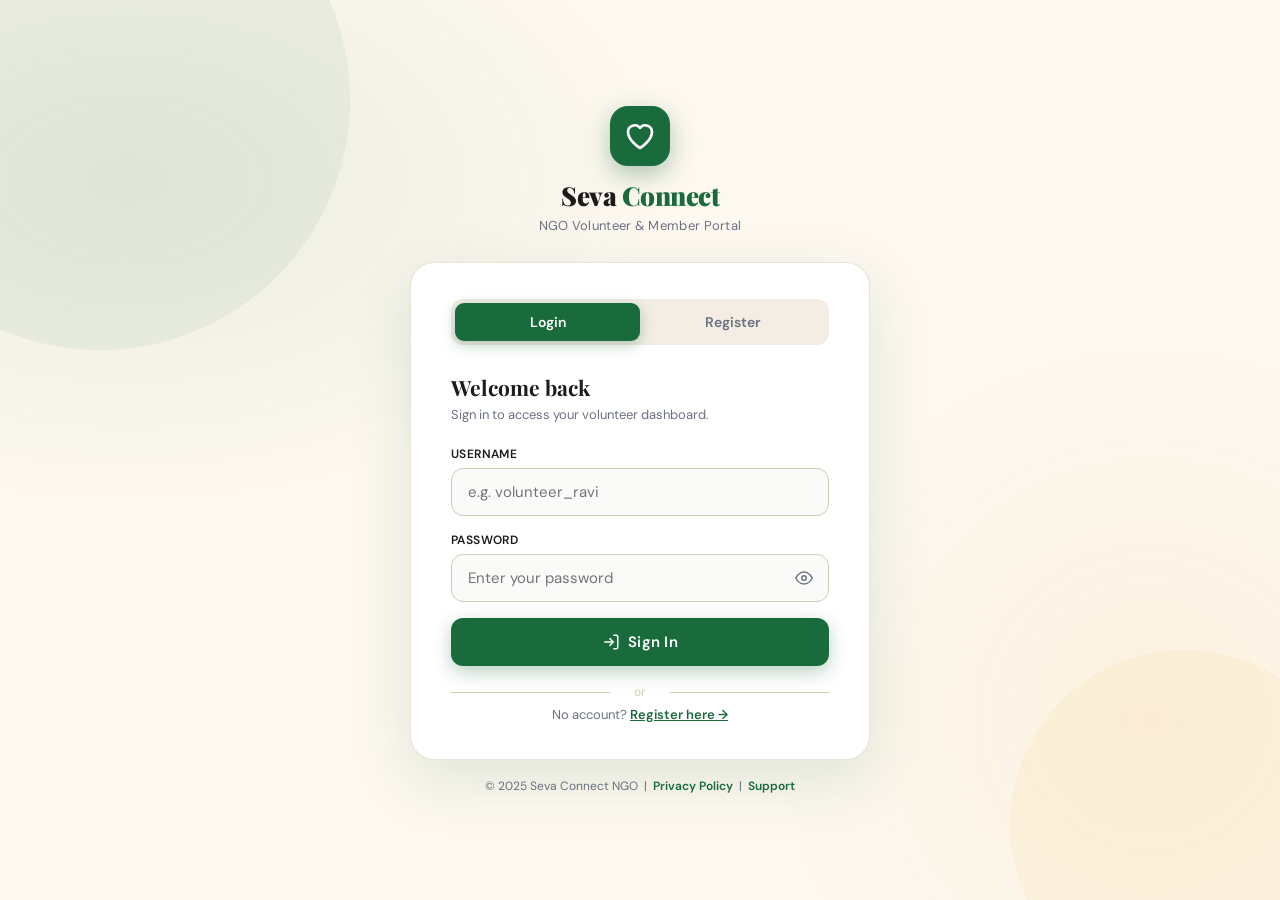
<file: ngo_portal.html>
<!DOCTYPE html>
<html lang="en">
<head>
<meta charset="UTF-8" />
<meta name="viewport" content="width=device-width, initial-scale=1.0"/>
<title>NGO Portal — Seva Connect</title>
<link href="https://fonts.googleapis.com/css2?family=Playfair+Display:wght@400;700;900&family=DM+Sans:wght@300;400;500;600&display=swap" rel="stylesheet"/>
<style>
  :root {
    --green:    #1a6b3c;
    --green-lt: #2d9c5e;
    --gold:     #e8a317;
    --cream:    #fdf8f0;
    --ink:      #1c1c1c;
    --muted:    #6b7280;
    --border:   #d4c9b4;
    --error:    #c0392b;
    --success:  #1a6b3c;
    --card-bg:  #ffffff;
    --shadow:   0 20px 60px rgba(26,107,60,0.13);
  }

  *, *::before, *::after { box-sizing: border-box; margin: 0; padding: 0; }

  body {
    font-family: 'DM Sans', sans-serif;
    background: var(--cream);
    min-height: 100vh;
    display: flex;
    align-items: center;
    justify-content: center;
    overflow: hidden;
    position: relative;
  }

  /* ── decorative background ── */
  body::before {
    content: '';
    position: fixed; inset: 0;
    background:
      radial-gradient(ellipse 70% 60% at 10% 20%, rgba(26,107,60,.08) 0%, transparent 60%),
      radial-gradient(ellipse 50% 70% at 90% 80%, rgba(232,163,23,.07) 0%, transparent 60%);
    pointer-events: none;
  }
  .bg-circle {
    position: fixed;
    border-radius: 50%;
    pointer-events: none;
    opacity: .06;
  }
  .bg-circle.c1 { width:500px; height:500px; background:var(--green); top:-150px; left:-150px; }
  .bg-circle.c2 { width:350px; height:350px; background:var(--gold);  bottom:-100px; right:-80px; }

  /* ── card wrapper ── */
  .portal-wrap {
    position: relative;
    z-index: 1;
    width: 460px;
    max-width: 96vw;
  }

  .brand {
    text-align: center;
    margin-bottom: 28px;
  }
  .brand-logo {
    display: inline-flex;
    align-items: center;
    justify-content: center;
    width: 60px; height: 60px;
    background: var(--green);
    border-radius: 18px;
    margin-bottom: 12px;
    box-shadow: 0 8px 24px rgba(26,107,60,.35);
  }
  .brand-logo svg { width:32px; height:32px; fill:none; stroke:#fff; stroke-width:2; stroke-linecap:round; stroke-linejoin:round; }
  .brand h1 {
    font-family: 'Playfair Display', serif;
    font-size: 26px;
    font-weight: 900;
    color: var(--ink);
    letter-spacing: -.5px;
  }
  .brand h1 span { color: var(--green); }
  .brand p { font-size: 13px; color: var(--muted); margin-top: 4px; letter-spacing:.3px; }

  /* ── card ── */
  .card {
    background: var(--card-bg);
    border-radius: 24px;
    padding: 36px 40px;
    box-shadow: var(--shadow);
    border: 1px solid rgba(212,201,180,.5);
    animation: cardIn .5s cubic-bezier(.22,1,.36,1) both;
  }
  @keyframes cardIn {
    from { opacity:0; transform: translateY(30px) scale(.97); }
    to   { opacity:1; transform: translateY(0)   scale(1);    }
  }

  /* ── tabs ── */
  .tabs {
    display: flex;
    background: #f3ede4;
    border-radius: 12px;
    padding: 4px;
    margin-bottom: 28px;
  }
  .tab-btn {
    flex: 1;
    padding: 10px;
    border: none;
    background: transparent;
    border-radius: 9px;
    font-family: 'DM Sans', sans-serif;
    font-size: 14px;
    font-weight: 600;
    color: var(--muted);
    cursor: pointer;
    transition: all .25s;
  }
  .tab-btn.active {
    background: var(--green);
    color: #fff;
    box-shadow: 0 4px 14px rgba(26,107,60,.3);
  }

  /* ── steps ── */
  .step { display: none; animation: fadeUp .35s ease both; }
  .step.active { display: block; }
  @keyframes fadeUp {
    from { opacity:0; transform:translateY(12px); }
    to   { opacity:1; transform:translateY(0); }
  }

  /* ── step header ── */
  .step-header { margin-bottom: 22px; }
  .step-header h2 {
    font-family: 'Playfair Display', serif;
    font-size: 21px;
    font-weight: 700;
    color: var(--ink);
    margin-bottom: 4px;
  }
  .step-header p { font-size: 13px; color: var(--muted); line-height: 1.5; }

  /* ── progress dots ── */
  .progress-dots {
    display: flex;
    gap: 6px;
    margin-bottom: 22px;
  }
  .dot {
    height: 5px;
    border-radius: 3px;
    background: var(--border);
    transition: all .3s;
    flex: 1;
  }
  .dot.done { background: var(--green-lt); }
  .dot.active { background: var(--green); box-shadow: 0 0 0 2px rgba(26,107,60,.2); }

  /* ── form elements ── */
  .field { margin-bottom: 16px; }
  label {
    display: block;
    font-size: 12px;
    font-weight: 600;
    color: var(--ink);
    margin-bottom: 6px;
    letter-spacing: .4px;
    text-transform: uppercase;
  }
  .input-wrap { position: relative; }
  input[type="text"],
  input[type="password"],
  input[type="tel"] {
    width: 100%;
    padding: 13px 16px;
    border: 1.5px solid var(--border);
    border-radius: 12px;
    font-family: 'DM Sans', sans-serif;
    font-size: 15px;
    color: var(--ink);
    background: #fafaf8;
    transition: border .2s, box-shadow .2s;
    outline: none;
  }
  input:focus {
    border-color: var(--green);
    box-shadow: 0 0 0 4px rgba(26,107,60,.1);
    background: #fff;
  }
  input.error-inp { border-color: var(--error); }

  /* eye icon */
  .eye-btn {
    position: absolute;
    right: 14px; top: 50%;
    transform: translateY(-50%);
    background: none; border: none;
    cursor: pointer; padding: 2px;
    color: var(--muted);
    display: flex; align-items: center;
  }
  .eye-btn svg { width:18px; height:18px; }

  /* ── OTP boxes ── */
  .otp-row {
    display: flex;
    gap: 10px;
    justify-content: center;
    margin-top: 6px;
  }
  .otp-box {
    width: 52px; height: 58px;
    border: 1.5px solid var(--border);
    border-radius: 12px;
    font-size: 22px;
    font-weight: 700;
    text-align: center;
    font-family: 'Playfair Display', serif;
    color: var(--ink);
    background: #fafaf8;
    outline: none;
    transition: border .2s, box-shadow .2s;
    caret-color: var(--green);
  }
  .otp-box:focus {
    border-color: var(--green);
    box-shadow: 0 0 0 4px rgba(26,107,60,.1);
    background: #fff;
  }
  .otp-hint {
    text-align: center;
    font-size: 12.5px;
    color: var(--muted);
    margin-top: 10px;
  }
  .otp-hint strong { color: var(--green); font-weight: 700; letter-spacing:1.5px; }

  /* ── button ── */
  .btn-primary {
    width: 100%;
    padding: 14px;
    background: var(--green);
    color: #fff;
    border: none;
    border-radius: 12px;
    font-family: 'DM Sans', sans-serif;
    font-size: 15px;
    font-weight: 600;
    cursor: pointer;
    margin-top: 8px;
    letter-spacing: .3px;
    transition: background .2s, transform .15s, box-shadow .2s;
    box-shadow: 0 6px 18px rgba(26,107,60,.3);
    display: flex; align-items: center; justify-content: center; gap: 8px;
  }
  .btn-primary:hover { background: #155a32; box-shadow: 0 8px 24px rgba(26,107,60,.4); transform: translateY(-1px); }
  .btn-primary:active { transform: translateY(0); }
  .btn-primary:disabled { background: #aecbb9; box-shadow: none; cursor: not-allowed; transform: none; }

  /* ── messages ── */
  .msg {
    padding: 11px 14px;
    border-radius: 10px;
    font-size: 13px;
    font-weight: 500;
    margin-bottom: 14px;
    display: none;
    align-items: flex-start;
    gap: 8px;
    line-height: 1.45;
  }
  .msg.show { display: flex; }
  .msg.error   { background: #fef2f0; color: var(--error);   border: 1px solid #f5c6c0; }
  .msg.success { background: #f0faf4; color: var(--success); border: 1px solid #a7d9b8; }
  .msg svg { width:16px; height:16px; flex-shrink:0; margin-top:1px; }

  /* ── username chip ── */
  .username-chip {
    display: inline-flex;
    align-items: center;
    gap: 6px;
    background: #eef7f2;
    border: 1px solid #a7d9b8;
    color: var(--green);
    font-weight: 700;
    font-size: 14px;
    padding: 6px 14px;
    border-radius: 20px;
    margin: 8px auto 4px;
    font-family: 'DM Sans', monospace;
    letter-spacing:.5px;
    display: block;
    text-align: center;
    width: fit-content;
  }

  /* ── divider ── */
  .divider {
    text-align: center;
    color: var(--border);
    font-size: 12px;
    position: relative;
    margin: 18px 0 6px;
  }
  .divider::before, .divider::after {
    content:''; position:absolute; top:50%; width:42%; height:1px; background:var(--border);
  }
  .divider::before { left:0; } .divider::after { right:0; }

  /* ── success screen ── */
  .success-screen {
    text-align: center;
    padding: 10px 0;
  }
  .success-icon {
    width: 72px; height: 72px;
    background: #eef7f2;
    border-radius: 50%;
    display: flex; align-items: center; justify-content: center;
    margin: 0 auto 16px;
    border: 3px solid #a7d9b8;
    animation: popIn .5s cubic-bezier(.34,1.56,.64,1) both;
  }
  @keyframes popIn { from{transform:scale(0)} to{transform:scale(1)} }
  .success-icon svg { width:36px; height:36px; stroke:var(--green); stroke-width:2.5; fill:none; }
  .success-screen h2 {
    font-family:'Playfair Display',serif; font-size:22px; color:var(--ink); margin-bottom:8px;
  }
  .success-screen p { font-size:13.5px; color:var(--muted); line-height:1.6; margin-bottom:4px; }
  .success-screen .cred-box {
    background:#f3f9f6; border:1.5px solid #a7d9b8; border-radius:12px; padding:14px 18px; margin:16px 0;
    text-align:left;
  }
  .cred-row { display:flex; justify-content:space-between; font-size:13px; padding:4px 0; }
  .cred-row .lbl { color:var(--muted); font-weight:500; }
  .cred-row .val { color:var(--ink); font-weight:700; letter-spacing:.4px; }

  /* ── footer ── */
  .portal-footer {
    text-align: center;
    font-size: 12px;
    color: var(--muted);
    margin-top: 18px;
  }
  .portal-footer a { color: var(--green); font-weight: 600; text-decoration: none; }
</style>
</head>
<body>

<div class="bg-circle c1"></div>
<div class="bg-circle c2"></div>

<div class="portal-wrap">

  <!-- BRAND -->
  <div class="brand">
    <div class="brand-logo">
      <!-- Hands / heart icon -->
      <svg viewBox="0 0 24 24"><path d="M12 21C12 21 3 15.5 3 9a5 5 0 0 1 9-3 5 5 0 0 1 9 3c0 6.5-9 12-9 12z"/></svg>
    </div>
    <h1>Seva <span>Connect</span></h1>
    <p>NGO Volunteer & Member Portal</p>
  </div>

  <!-- CARD -->
  <div class="card" id="mainCard">

    <!-- TABS -->
    <div class="tabs">
      <button class="tab-btn active" id="tabLogin"    onclick="switchTab('login')">Login</button>
      <button class="tab-btn"        id="tabRegister" onclick="switchTab('register')">Register</button>
    </div>

    <!-- ════════════════ LOGIN ════════════════ -->
    <div class="step active" id="loginPanel">
      <div class="step-header">
        <h2>Welcome back</h2>
        <p>Sign in to access your volunteer dashboard.</p>
      </div>
      <div class="msg error"   id="loginErr"><svg viewBox="0 0 24 24" stroke="currentColor" fill="none" stroke-width="2"><circle cx="12" cy="12" r="10"/><line x1="12" y1="8" x2="12" y2="12"/><line x1="12" y1="16" x2="12.01" y2="16"/></svg><span id="loginErrTxt"></span></div>
      <div class="msg success" id="loginOk" ><svg viewBox="0 0 24 24" stroke="currentColor" fill="none" stroke-width="2"><polyline points="20 6 9 17 4 12"/></svg><span>Logged in successfully! Redirecting…</span></div>
      <div class="field">
        <label>Username</label>
        <div class="input-wrap">
          <input type="text" id="loginUser" placeholder="e.g. volunteer_ravi" autocomplete="username"/>
        </div>
      </div>
      <div class="field">
        <label>Password</label>
        <div class="input-wrap">
          <input type="password" id="loginPass" placeholder="Enter your password" autocomplete="current-password" id="loginPassInp"/>
          <button class="eye-btn" onclick="togglePwd('loginPass',this)" tabindex="-1">
            <svg viewBox="0 0 24 24" stroke="currentColor" fill="none" stroke-width="2"><path d="M1 12s4-8 11-8 11 8 11 8-4 8-11 8-11-8-11-8z"/><circle cx="12" cy="12" r="3"/></svg>
          </button>
        </div>
      </div>
      <button class="btn-primary" onclick="doLogin()">
        <svg width="18" height="18" viewBox="0 0 24 24" stroke="currentColor" fill="none" stroke-width="2"><path d="M15 3h4a2 2 0 0 1 2 2v14a2 2 0 0 1-2 2h-4"/><polyline points="10 17 15 12 10 7"/><line x1="15" y1="12" x2="3" y2="12"/></svg>
        Sign In
      </button>
      <div class="divider">or</div>
      <p style="text-align:center;font-size:13px;color:var(--muted)">No account? <a href="#" style="color:var(--green);font-weight:600;" onclick="switchTab('register');return false;">Register here →</a></p>
    </div>

    <!-- ════════════════ REGISTER ════════════════ -->
    <!-- STEP R1: Name + Phone -->
    <div class="step" id="regStep1">
      <div class="progress-dots">
        <div class="dot active" id="dot1"></div>
        <div class="dot"        id="dot2"></div>
        <div class="dot"        id="dot3"></div>
      </div>
      <div class="step-header">
        <h2>Create your account</h2>
        <p>Step 1 of 3 — Enter your details to get started.</p>
      </div>
      <div class="msg error" id="r1Err"><svg viewBox="0 0 24 24" stroke="currentColor" fill="none" stroke-width="2"><circle cx="12" cy="12" r="10"/><line x1="12" y1="8" x2="12" y2="12"/><line x1="12" y1="16" x2="12.01" y2="16"/></svg><span id="r1ErrTxt"></span></div>
      <div class="field">
        <label>Full Name</label>
        <input type="text" id="regName" placeholder="e.g. Ravi Kumar"/>
      </div>
      <div class="field">
        <label>Phone Number</label>
        <input type="tel" id="regPhone" placeholder="+91 98765 43210" maxlength="13"/>
      </div>
      <button class="btn-primary" onclick="sendOtp()">
        <svg width="17" height="17" viewBox="0 0 24 24" stroke="currentColor" fill="none" stroke-width="2"><path d="M22 16.92v3a2 2 0 0 1-2.18 2 19.79 19.79 0 0 1-8.63-3.07A19.5 19.5 0 0 1 4.69 9.7 19.79 19.79 0 0 1 1.58 1.1 2 2 0 0 1 3.55 0h3a2 2 0 0 1 2 1.72c.127.96.361 1.903.7 2.81a2 2 0 0 1-.45 2.11L7.91 7.91a16 16 0 0 0 6.06 6.06l.88-.88a2 2 0 0 1 2.11-.45c.907.339 1.85.573 2.81.7A2 2 0 0 1 21.73 15z"/></svg>
        Send OTP
      </button>
    </div>

    <!-- STEP R2: OTP -->
    <div class="step" id="regStep2">
      <div class="progress-dots">
        <div class="dot done"  id="dot1b"></div>
        <div class="dot active" id="dot2b"></div>
        <div class="dot"        id="dot3b"></div>
      </div>
      <div class="step-header">
        <h2>Verify your number</h2>
        <p id="otpSubtitle">Step 2 of 3 — Enter the 6-digit OTP sent to your phone.</p>
      </div>
      <div class="msg error" id="r2Err"><svg viewBox="0 0 24 24" stroke="currentColor" fill="none" stroke-width="2"><circle cx="12" cy="12" r="10"/><line x1="12" y1="8" x2="12" y2="12"/><line x1="12" y1="16" x2="12.01" y2="16"/></svg><span id="r2ErrTxt"></span></div>

      <div class="otp-row">
        <input class="otp-box" type="text" maxlength="1" id="o1" inputmode="numeric" pattern="[0-9]"/>
        <input class="otp-box" type="text" maxlength="1" id="o2" inputmode="numeric" pattern="[0-9]"/>
        <input class="otp-box" type="text" maxlength="1" id="o3" inputmode="numeric" pattern="[0-9]"/>
        <input class="otp-box" type="text" maxlength="1" id="o4" inputmode="numeric" pattern="[0-9]"/>
        <input class="otp-box" type="text" maxlength="1" id="o5" inputmode="numeric" pattern="[0-9]"/>
        <input class="otp-box" type="text" maxlength="1" id="o6" inputmode="numeric" pattern="[0-9]"/>
      </div>
      <p class="otp-hint">Demo OTP: <strong id="demoOtpDisplay">------</strong></p>

      <button class="btn-primary" onclick="verifyOtp()" style="margin-top:18px;">
        <svg width="17" height="17" viewBox="0 0 24 24" stroke="currentColor" fill="none" stroke-width="2"><polyline points="20 6 9 17 4 12"/></svg>
        Verify OTP
      </button>
      <p style="text-align:center;font-size:13px;color:var(--muted);margin-top:14px;">
        Didn't receive? <a href="#" style="color:var(--green);font-weight:600;" onclick="resendOtp();return false;">Resend OTP</a>
      </p>
    </div>

    <!-- STEP R3: Username + Password -->
    <div class="step" id="regStep3">
      <div class="progress-dots">
        <div class="dot done"  ></div>
        <div class="dot done"  ></div>
        <div class="dot active"></div>
      </div>
      <div class="step-header">
        <h2>Set your credentials</h2>
        <p>Step 3 of 3 — Choose a username and password for login.</p>
      </div>
      <div class="msg error" id="r3Err"><svg viewBox="0 0 24 24" stroke="currentColor" fill="none" stroke-width="2"><circle cx="12" cy="12" r="10"/><line x1="12" y1="8" x2="12" y2="12"/><line x1="12" y1="16" x2="12.01" y2="16"/></svg><span id="r3ErrTxt"></span></div>

      <div class="field">
        <label>Choose Username</label>
        <input type="text" id="regUsername" placeholder="e.g. volunteer_ravi" autocomplete="off" oninput="this.value=this.value.toLowerCase().replace(/\s/g,'_')"/>
        <p style="font-size:11.5px;color:var(--muted);margin-top:5px;">Only lowercase letters, numbers, and underscores.</p>
      </div>
      <div class="field">
        <label>Create Password</label>
        <div class="input-wrap">
          <input type="password" id="regPass" placeholder="Min. 6 characters"/>
          <button class="eye-btn" onclick="togglePwd('regPass',this)" tabindex="-1">
            <svg viewBox="0 0 24 24" stroke="currentColor" fill="none" stroke-width="2"><path d="M1 12s4-8 11-8 11 8 11 8-4 8-11 8-11-8-11-8z"/><circle cx="12" cy="12" r="3"/></svg>
          </button>
        </div>
      </div>
      <div class="field">
        <label>Confirm Password</label>
        <div class="input-wrap">
          <input type="password" id="regPass2" placeholder="Re-enter password"/>
          <button class="eye-btn" onclick="togglePwd('regPass2',this)" tabindex="-1">
            <svg viewBox="0 0 24 24" stroke="currentColor" fill="none" stroke-width="2"><path d="M1 12s4-8 11-8 11 8 11 8-4 8-11 8-11-8-11-8z"/><circle cx="12" cy="12" r="3"/></svg>
          </button>
        </div>
      </div>
      <button class="btn-primary" onclick="completeRegister()">
        <svg width="17" height="17" viewBox="0 0 24 24" stroke="currentColor" fill="none" stroke-width="2"><path d="M20 21v-2a4 4 0 0 0-4-4H8a4 4 0 0 0-4 4v2"/><circle cx="12" cy="7" r="4"/></svg>
        Complete Registration
      </button>
    </div>

    <!-- STEP R4: Success -->
    <div class="step" id="regDone">
      <div class="success-screen">
        <div class="success-icon">
          <svg viewBox="0 0 24 24"><polyline points="20 6 9 17 4 12"/></svg>
        </div>
        <h2>You're all set! 🎉</h2>
        <p>Your NGO portal account has been created.</p>
        <p style="margin-top:4px;">Use these credentials to log in:</p>
        <div class="cred-box">
          <div class="cred-row"><span class="lbl">Full Name</span><span class="val" id="doneNameVal">—</span></div>
          <div class="cred-row"><span class="lbl">Phone</span>    <span class="val" id="donePhoneVal">—</span></div>
          <div class="cred-row"><span class="lbl">Username</span> <span class="val" id="doneUserVal">—</span></div>
          <div class="cred-row"><span class="lbl">Password</span> <span class="val">••••••••</span></div>
        </div>
        <button class="btn-primary" onclick="goToLogin()">
          <svg width="17" height="17" viewBox="0 0 24 24" stroke="currentColor" fill="none" stroke-width="2"><path d="M15 3h4a2 2 0 0 1 2 2v14a2 2 0 0 1-2 2h-4"/><polyline points="10 17 15 12 10 7"/><line x1="15" y1="12" x2="3" y2="12"/></svg>
          Go to Login
        </button>
      </div>
    </div>

  </div><!-- /card -->

  <p class="portal-footer">© 2025 Seva Connect NGO &nbsp;|&nbsp; <a href="#">Privacy Policy</a> &nbsp;|&nbsp; <a href="#">Support</a></p>

</div><!-- /portal-wrap -->

<script>
/* ────────────────────────────────────────────────────
   In-memory "database" stored in localStorage
   ──────────────────────────────────────────────────── */
function getUsers() {
  try { return JSON.parse(localStorage.getItem('ngo_users') || '{}'); } catch { return {}; }
}
function saveUsers(u) { localStorage.setItem('ngo_users', JSON.stringify(u)); }

/* state */
let currentOtp   = '';
let pendingName  = '';
let pendingPhone = '';

/* ────── tab switch ────── */
function switchTab(tab) {
  document.getElementById('tabLogin').classList.toggle('active',    tab==='login');
  document.getElementById('tabRegister').classList.toggle('active', tab==='register');
  document.getElementById('loginPanel').classList.toggle('active',  tab==='login');

  if (tab === 'login') {
    hideRegSteps();
  } else {
    showRegStep('regStep1');
  }
  clearMsgs();
}

function hideRegSteps() {
  ['regStep1','regStep2','regStep3','regDone'].forEach(id => {
    document.getElementById(id).classList.remove('active');
  });
}

function showRegStep(stepId) {
  ['loginPanel','regStep1','regStep2','regStep3','regDone'].forEach(id => {
    document.getElementById(id).classList.remove('active');
  });
  document.getElementById(stepId).classList.add('active');
}

function clearMsgs() {
  document.querySelectorAll('.msg').forEach(m => m.classList.remove('show'));
}

/* ────── show / hide msg ────── */
function showMsg(id, type, txt) {
  const el = document.getElementById(id);
  el.className = 'msg ' + type + ' show';
  const span = el.querySelector('span');
  if (span) span.textContent = txt;
}
function hideMsg(id) { document.getElementById(id).classList.remove('show'); }

/* ────── toggle password ────── */
function togglePwd(inputId, btn) {
  const inp = document.getElementById(inputId);
  const isPass = inp.type === 'password';
  inp.type = isPass ? 'text' : 'password';
  btn.innerHTML = isPass
    ? `<svg viewBox="0 0 24 24" stroke="currentColor" fill="none" stroke-width="2"><path d="M17.94 17.94A10.07 10.07 0 0 1 12 20c-7 0-11-8-11-8a18.45 18.45 0 0 1 5.06-5.94M9.9 4.24A9.12 9.12 0 0 1 12 4c7 0 11 8 11 8a18.5 18.5 0 0 1-2.16 3.19"/><line x1="1" y1="1" x2="23" y2="23"/></svg>`
    : `<svg viewBox="0 0 24 24" stroke="currentColor" fill="none" stroke-width="2"><path d="M1 12s4-8 11-8 11 8 11 8-4 8-11 8-11-8-11-8z"/><circle cx="12" cy="12" r="3"/></svg>`;
}

/* ────── OTP boxes navigation ────── */
document.querySelectorAll('.otp-box').forEach((box, idx, all) => {
  box.addEventListener('input', e => {
    const v = e.target.value.replace(/\D/g,'');
    e.target.value = v ? v[v.length-1] : '';
    if (v && idx < all.length - 1) all[idx+1].focus();
  });
  box.addEventListener('keydown', e => {
    if (e.key === 'Backspace' && !e.target.value && idx > 0) all[idx-1].focus();
  });
  box.addEventListener('paste', e => {
    e.preventDefault();
    const paste = (e.clipboardData || window.clipboardData).getData('text').replace(/\D/g,'');
    [...all].forEach((b, i) => { b.value = paste[i] || ''; });
    all[Math.min(paste.length, all.length-1)].focus();
  });
});

/* ────── STEP 1: send OTP ────── */
function sendOtp() {
  hideMsg('r1Err');
  const name  = document.getElementById('regName').value.trim();
  const phone = document.getElementById('regPhone').value.trim();

  if (!name)  { showMsg('r1Err','error','Please enter your full name.'); return; }
  if (!phone || phone.length < 7) { showMsg('r1Err','error','Please enter a valid phone number.'); return; }

  pendingName  = name;
  pendingPhone = phone;
  currentOtp   = String(Math.floor(100000 + Math.random()*900000));

  document.getElementById('demoOtpDisplay').textContent = currentOtp;
  document.getElementById('otpSubtitle').textContent =
    `Step 2 of 3 — OTP sent to ${phone}. (Demo mode shown below)`;

  showRegStep('regStep2');
  document.getElementById('o1').focus();
}

function resendOtp() {
  currentOtp = String(Math.floor(100000 + Math.random()*900000));
  document.getElementById('demoOtpDisplay').textContent = currentOtp;
  ['o1','o2','o3','o4','o5','o6'].forEach(id => document.getElementById(id).value='');
  document.getElementById('o1').focus();
  hideMsg('r2Err');
}

/* ────── STEP 2: verify OTP ────── */
function verifyOtp() {
  hideMsg('r2Err');
  const entered = ['o1','o2','o3','o4','o5','o6'].map(id => document.getElementById(id).value).join('');
  if (entered.length < 6) { showMsg('r2Err','error','Please enter all 6 digits of the OTP.'); return; }
  if (entered !== currentOtp) { showMsg('r2Err','error','Incorrect OTP. Please try again.'); return; }
  showRegStep('regStep3');
  document.getElementById('regUsername').focus();
}

/* ────── STEP 3: complete registration ────── */
function completeRegister() {
  hideMsg('r3Err');
  const username = document.getElementById('regUsername').value.trim();
  const pass     = document.getElementById('regPass').value;
  const pass2    = document.getElementById('regPass2').value;

  if (!username)  { showMsg('r3Err','error','Please choose a username.'); return; }
  if (!/^[a-z0-9_]+$/.test(username)) { showMsg('r3Err','error','Username can only contain lowercase letters, numbers, and underscores.'); return; }
  if (pass.length < 6)  { showMsg('r3Err','error','Password must be at least 6 characters.'); return; }
  if (pass !== pass2)   { showMsg('r3Err','error','Passwords do not match. Please re-enter.'); return; }

  const users = getUsers();
  if (users[username]) { showMsg('r3Err','error','This username is already taken. Please choose another.'); return; }

  users[username] = { name: pendingName, phone: pendingPhone, password: pass };
  saveUsers(users);

  document.getElementById('doneNameVal').textContent  = pendingName;
  document.getElementById('donePhoneVal').textContent = pendingPhone;
  document.getElementById('doneUserVal').textContent  = username;

  showRegStep('regDone');
}

/* ────── go to login ────── */
function goToLogin() {
  document.getElementById('loginUser').value = document.getElementById('doneUserVal').textContent;
  switchTab('login');
}

/* ────── LOGIN ────── */
function doLogin() {
  hideMsg('loginErr');
  hideMsg('loginOk');
  const user = document.getElementById('loginUser').value.trim();
  const pass = document.getElementById('loginPass').value;

  if (!user || !pass) { showMsg('loginErr','error','Please enter both username and password.'); return; }

  const users = getUsers();
  if (!users[user])              { showMsg('loginErr','error','Username not found. Please register first.'); return; }
  if (users[user].password !== pass) { showMsg('loginErr','error','Incorrect password. Please try again.'); return; }

  showMsg('loginOk','success','');
  document.querySelector('#loginOk span').textContent =
    `Welcome back, ${users[user].name}! Login successful.`;

  // simulate redirect
  setTimeout(() => {
    alert(`✅ Logged in as "${user}"\nName: ${users[user].name}\n\n(In a real app, you'd be redirected to the dashboard.)`);
    hideMsg('loginOk');
  }, 1800);
}
</script>
</body>
</html>
</file>
<file: style.css>
/* ================================================
   FoodConnect NGO Portal — style.css
   Matches donor page header & card style exactly
   ================================================ */

@import url('https://fonts.googleapis.com/css2?family=Poppins:wght@400;500;600;700&display=swap');

/* ---------- Variables ---------- */
:root {
  --orange:      #e05a2b;
  --orange-dk:   #c0451a;
  --orange-lt:   #fef0eb;
  --accent:      #f5a623;
  --bg:          #f2f4f8;
  --white:       #ffffff;
  --text:        #1e2a38;
  --text-mid:    #536170;
  --text-lt:     #9aa5b4;
  --border:      #dde3ec;
  --shadow:      0 2px 16px rgba(0,0,0,0.08);
  --shadow-lg:   0 8px 40px rgba(0,0,0,0.14);
  --radius:      14px;
  --green:       #27ae60;
  --red:         #e74c3c;
  --blue:        #2980b9;
  --purple:      #8e44ad;
}

/* ---------- Reset ---------- */
*, *::before, *::after { box-sizing: border-box; margin: 0; padding: 0; }
html { scroll-behavior: smooth; }
body {
  font-family: 'Poppins', sans-serif;
  background: var(--bg);
  color: var(--text);
  min-height: 100vh;
}

/* ================================================
   HEADER  — exact donor page style
   ================================================ */
header {
  position: sticky;
  top: 0;
  z-index: 300;
  background: linear-gradient(135deg, var(--orange) 0%, var(--orange-dk) 100%);
  box-shadow: 0 3px 20px rgba(224,90,43,0.4);
}
.header-wrap {
  max-width: 1100px;
  margin: 0 auto;
  height: 66px;
  display: flex;
  align-items: center;
  justify-content: space-between;
  padding: 0 24px;
}
.brand {
  display: flex;
  align-items: center;
  gap: 10px;
}
.brand-icon {
  width: 38px;
  height: 38px;
  background: rgba(255,255,255,0.2);
  border-radius: 10px;
  display: flex;
  align-items: center;
  justify-content: center;
  color: #fff;
  font-size: 1.1rem;
}
.brand-name {
  font-size: 1.35rem;
  font-weight: 700;
  color: #fff;
  letter-spacing: -0.2px;
}
.brand-tag {
  font-size: 0.7rem;
  font-weight: 600;
  color: rgba(255,255,255,0.75);
  background: rgba(255,255,255,0.18);
  padding: 3px 9px;
  border-radius: 20px;
  text-transform: uppercase;
  letter-spacing: 0.5px;
}
nav {
  display: flex;
  gap: 6px;
}
.nav-btn {
  display: flex;
  align-items: center;
  gap: 7px;
  background: transparent;
  border: none;
  color: rgba(255,255,255,0.8);
  font-family: 'Poppins', sans-serif;
  font-size: 0.87rem;
  font-weight: 500;
  padding: 8px 16px;
  border-radius: 9px;
  cursor: pointer;
  transition: background 0.18s, color 0.18s;
}
.nav-btn:hover { background: rgba(255,255,255,0.18); color: #fff; }
.nav-btn.active { background: rgba(255,255,255,0.25); color: #fff; }

/* ================================================
   HERO
   ================================================ */
.hero {
  background: linear-gradient(135deg, var(--orange) 0%, var(--orange-dk) 100%);
  color: #fff;
  text-align: center;
  padding: 42px 20px 56px;
}
.hero h1 {
  font-size: 1.75rem;
  font-weight: 700;
  margin-bottom: 8px;
}
.hero h1 i { margin-right: 8px; }
.hero p {
  font-size: 0.93rem;
  opacity: 0.88;
}

/* ================================================
   FORM PAGE
   ================================================ */
.form-wrap {
  max-width: 700px;
  margin: -26px auto 56px;
  padding: 0 16px;
  display: flex;
  flex-direction: column;
  gap: 18px;
}

/* ---- Card ---- */
.card {
  background: var(--white);
  border-radius: var(--radius);
  box-shadow: var(--shadow);
  overflow: hidden;
  transition: transform 0.18s, box-shadow 0.18s;
}
.card:hover {
  transform: translateY(-2px);
  box-shadow: 0 6px 28px rgba(0,0,0,0.11);
}
.card-head {
  display: flex;
  align-items: center;
  gap: 14px;
  padding: 16px 22px;
  border-bottom: 1.5px solid var(--border);
  background: linear-gradient(90deg, var(--orange-lt) 0%, transparent 100%);
}
.step-num {
  width: 34px;
  height: 34px;
  border-radius: 50%;
  background: var(--orange);
  color: #fff;
  font-size: 0.9rem;
  font-weight: 700;
  display: flex;
  align-items: center;
  justify-content: center;
  flex-shrink: 0;
  box-shadow: 0 2px 8px rgba(224,90,43,0.4);
}
.card-title {
  font-size: 1rem;
  font-weight: 600;
  color: var(--text);
}
.card-sub {
  font-size: 0.78rem;
  color: var(--text-lt);
  margin-top: 1px;
}
.card-body {
  padding: 22px;
  display: flex;
  flex-direction: column;
  gap: 14px;
}

/* ---- Layout helpers ---- */
.row-2 {
  display: grid;
  grid-template-columns: 1fr 1fr;
  gap: 14px;
}

/* ---- Field ---- */
.field {
  display: flex;
  flex-direction: column;
  gap: 5px;
}
.field label,
.field-label {
  font-size: 0.83rem;
  font-weight: 600;
  color: var(--text-mid);
}
.ast { color: var(--red); }
.optional { font-size: 0.75rem; font-weight: 400; color: var(--text-lt); }

.field input,
.field select,
.field textarea {
  width: 100%;
  padding: 10px 13px;
  border: 1.8px solid var(--border);
  border-radius: 9px;
  font-family: 'Poppins', sans-serif;
  font-size: 0.88rem;
  color: var(--text);
  background: #fff;
  outline: none;
  transition: border-color 0.18s, box-shadow 0.18s;
}
.field input:focus,
.field select:focus,
.field textarea:focus {
  border-color: var(--orange);
  box-shadow: 0 0 0 3px rgba(224,90,43,0.1);
}
.field input.err-input,
.field select.err-input {
  border-color: var(--red);
  box-shadow: 0 0 0 3px rgba(231,76,60,0.1);
}
.field textarea { resize: vertical; }

/* Error messages */
.err-msg {
  font-size: 0.75rem;
  color: var(--red);
  font-weight: 500;
  display: none;
}
.err-msg.visible { display: block; }
.err-inline { display: none; margin-top: 6px; }
.err-inline.visible { display: block; }

/* ---- Choice Cards (radio) ---- */
.choice-grid {
  display: grid;
  grid-template-columns: 1fr 1fr;
  gap: 12px;
  margin-top: 8px;
}
.choice-card {
  border: 2px solid var(--border);
  border-radius: 12px;
  cursor: pointer;
  transition: border-color 0.18s, background 0.18s, transform 0.15s;
}
.choice-card input { display: none; }
.choice-inner {
  padding: 18px 14px;
  text-align: center;
  pointer-events: none;
}
.choice-emoji { font-size: 1.8rem; margin-bottom: 6px; }
.choice-title { font-size: 0.9rem; font-weight: 600; color: var(--text); }
.choice-desc { font-size: 0.75rem; color: var(--text-lt); margin-top: 3px; }
.choice-card:hover { border-color: var(--orange); transform: translateY(-2px); }
.choice-card.selected {
  border-color: var(--orange);
  background: var(--orange-lt);
}
.choice-card.selected .choice-title { color: var(--orange); }
/* Urgent variant */
.urgent-choice.selected { border-color: var(--red); background: #fdf2f2; }
.urgent-choice.selected .choice-title { color: var(--red); }
.urgent-choice:hover { border-color: var(--red); }
/* Normal variant */
.normal-choice.selected { border-color: var(--blue); background: #eef4fb; }
.normal-choice.selected .choice-title { color: var(--blue); }
.normal-choice:hover { border-color: var(--blue); }

/* ---- Submit ---- */
.submit-btn {
  width: 100%;
  padding: 15px 24px;
  background: linear-gradient(135deg, var(--orange), var(--orange-dk));
  color: #fff;
  font-family: 'Poppins', sans-serif;
  font-size: 1rem;
  font-weight: 700;
  border: none;
  border-radius: 12px;
  cursor: pointer;
  display: flex;
  align-items: center;
  justify-content: center;
  gap: 10px;
  box-shadow: 0 4px 18px rgba(224,90,43,0.42);
  transition: transform 0.18s, box-shadow 0.18s;
}
.submit-btn:hover { transform: translateY(-2px); box-shadow: 0 7px 26px rgba(224,90,43,0.52); }
.submit-btn:active { transform: translateY(0); }
.hint-text {
  text-align: center;
  font-size: 0.77rem;
  color: var(--text-lt);
}

/* ================================================
   DASHBOARD
   ================================================ */
.dash-wrap {
  max-width: 1080px;
  margin: -26px auto 56px;
  padding: 0 16px;
}

.stats-grid {
  display: grid;
  grid-template-columns: repeat(4, 1fr);
  gap: 14px;
  margin-bottom: 30px;
}
.stat-card {
  background: var(--white);
  border-radius: var(--radius);
  box-shadow: var(--shadow);
  padding: 18px 16px;
  display: flex;
  align-items: center;
  gap: 14px;
  transition: transform 0.18s;
}
.stat-card:hover { transform: translateY(-2px); }
.stat-ic {
  width: 46px;
  height: 46px;
  border-radius: 12px;
  display: flex;
  align-items: center;
  justify-content: center;
  font-size: 1.25rem;
  flex-shrink: 0;
}
.ic-orange { background: rgba(224,90,43,0.12); color: var(--orange); }
.ic-blue   { background: rgba(41,128,185,0.12); color: var(--blue); }
.ic-green  { background: rgba(39,174,96,0.12);  color: var(--green); }
.ic-purple { background: rgba(142,68,173,0.12); color: var(--purple); }
.stat-num  { font-size: 1.5rem; font-weight: 700; line-height: 1; }
.stat-lbl  { font-size: 0.75rem; color: var(--text-lt); margin-top: 2px; }

.section-title {
  font-size: 1rem;
  font-weight: 700;
  color: var(--text);
  margin-bottom: 14px;
  display: flex;
  align-items: center;
  gap: 8px;
}
.section-title i { color: var(--orange); }

.req-grid {
  display: grid;
  grid-template-columns: repeat(auto-fill, minmax(290px, 1fr));
  gap: 14px;
}
.empty-state {
  grid-column: 1/-1;
  text-align: center;
  padding: 40px 20px;
  color: var(--text-lt);
  background: var(--white);
  border-radius: var(--radius);
  box-shadow: var(--shadow);
}
.empty-state i { font-size: 2rem; display: block; margin-bottom: 10px; }

/* Request Card */
.req-card {
  background: var(--white);
  border-radius: var(--radius);
  box-shadow: var(--shadow);
  padding: 16px;
  border-left: 4px solid var(--orange);
  transition: transform 0.18s;
  position: relative;
}
.req-card:hover { transform: translateY(-2px); }
.req-card.rc-urgent   { border-left-color: var(--red); }
.req-card.rc-transit  { border-left-color: var(--blue); }
.req-card.rc-done     { border-left-color: var(--green); opacity: 0.85; }

.rc-top {
  display: flex;
  justify-content: space-between;
  align-items: flex-start;
  margin-bottom: 10px;
}
.rc-org { font-weight: 600; font-size: 0.95rem; }
.rc-id  { font-size: 0.72rem; color: var(--text-lt); margin-top: 1px; }

.badge {
  font-size: 0.71rem;
  font-weight: 600;
  padding: 4px 10px;
  border-radius: 20px;
  white-space: nowrap;
}
.b-pending  { background: #fff3cd; color: #856404; }
.b-transit  { background: #cce5ff; color: #004085; }
.b-done     { background: #d4edda; color: #155724; }
.b-urgent   { background: #fdecea; color: #721c24; }

.rc-chips {
  display: flex;
  flex-wrap: wrap;
  gap: 6px;
  margin-top: 8px;
}
.chip {
  display: inline-flex;
  align-items: center;
  gap: 4px;
  font-size: 0.75rem;
  color: var(--text-mid);
  background: var(--bg);
  padding: 3px 9px;
  border-radius: 20px;
}
.chip i { color: var(--orange); font-size: 0.68rem; }
.mine-tag {
  position: absolute;
  top: -1px;
  right: 14px;
  background: var(--orange);
  color: #fff;
  font-size: 0.65rem;
  font-weight: 700;
  padding: 2px 8px;
  border-radius: 0 0 7px 7px;
  letter-spacing: 0.4px;
}

/* ================================================
   MODALS
   ================================================ */
.overlay {
  display: none;
  position: fixed;
  inset: 0;
  background: rgba(10,18,30,0.58);
  backdrop-filter: blur(5px);
  z-index: 500;
  align-items: center;
  justify-content: center;
  padding: 16px;
}
.overlay.open {
  display: flex;
  animation: fadeIn 0.2s ease;
}
@keyframes fadeIn { from { opacity: 0; } to { opacity: 1; } }

.modal {
  background: var(--white);
  border-radius: 20px;
  box-shadow: var(--shadow-lg);
  padding: 32px 26px;
  width: 100%;
  max-width: 410px;
  text-align: center;
  animation: slideUp 0.25s ease;
}
@keyframes slideUp {
  from { transform: translateY(28px); opacity: 0; }
  to   { transform: translateY(0);    opacity: 1; }
}

.modal-ic {
  width: 58px; height: 58px;
  border-radius: 50%;
  display: flex; align-items: center; justify-content: center;
  font-size: 1.4rem;
  margin: 0 auto 14px;
}
.orange-ic { background: rgba(224,90,43,0.12); color: var(--orange); }
.blue-ic   { background: rgba(41,128,185,0.12); color: var(--blue); }
.green-ic  { background: rgba(39,174,96,0.12);  color: var(--green); }

.modal-title {
  font-size: 1.15rem;
  font-weight: 700;
  margin-bottom: 6px;
}
.modal-desc {
  font-size: 0.85rem;
  color: var(--text-mid);
  line-height: 1.55;
  margin-bottom: 20px;
}
.modal .field { text-align: left; }

.modal-actions {
  display: flex;
  gap: 10px;
  margin-top: 20px;
}
.btn-out {
  flex: 1;
  padding: 11px;
  border: 2px solid var(--border);
  border-radius: 9px;
  background: transparent;
  font-family: 'Poppins', sans-serif;
  font-size: 0.87rem;
  font-weight: 500;
  color: var(--text-mid);
  cursor: pointer;
  transition: background 0.18s, border-color 0.18s;
}
.btn-out:hover { background: var(--bg); border-color: #b0b8c6; }
.btn-fill {
  flex: 2;
  padding: 11px;
  border: none;
  border-radius: 9px;
  background: linear-gradient(135deg, var(--orange), var(--orange-dk));
  color: #fff;
  font-family: 'Poppins', sans-serif;
  font-size: 0.9rem;
  font-weight: 600;
  cursor: pointer;
  display: flex; align-items: center; justify-content: center; gap: 7px;
  box-shadow: 0 3px 12px rgba(224,90,43,0.36);
  transition: transform 0.18s, box-shadow 0.18s;
}
.btn-fill:hover { transform: translateY(-1px); box-shadow: 0 5px 18px rgba(224,90,43,0.46); }
.full-btn { flex: 1; width: 100%; }

/* Captcha */
.captcha-display {
  font-family: 'Courier New', monospace;
  font-size: 2.1rem;
  font-weight: 900;
  letter-spacing: 14px;
  color: var(--text);
  background: var(--bg);
  border: 2px dashed var(--border);
  border-radius: 12px;
  padding: 14px 8px;
  text-align: center;
  margin-bottom: 16px;
  user-select: none;
  text-decoration: line-through rgba(224,90,43,0.3) wavy;
}

/* OTP */
.otp-row {
  display: flex;
  gap: 8px;
  justify-content: center;
  margin-bottom: 12px;
}
.otp-box {
  width: 46px; height: 54px;
  border: 2px solid var(--border);
  border-radius: 10px;
  font-family: 'Poppins', sans-serif;
  font-size: 1.3rem;
  font-weight: 700;
  text-align: center;
  outline: none;
  color: var(--text);
  transition: border-color 0.18s, box-shadow 0.18s;
}
.otp-box:focus { border-color: var(--orange); box-shadow: 0 0 0 3px rgba(224,90,43,0.12); }
.otp-box.filled { border-color: var(--orange); background: var(--orange-lt); }

.resend-txt {
  font-size: 0.8rem;
  color: var(--text-lt);
  margin-bottom: 2px;
}
.resend-link {
  color: var(--orange);
  font-weight: 600;
  cursor: pointer;
  text-decoration: underline;
}

/* Success */
.success-ring {
  width: 70px; height: 70px;
  border-radius: 50%;
  background: rgba(39,174,96,0.13);
  color: var(--green);
  font-size: 1.8rem;
  display: flex; align-items: center; justify-content: center;
  margin: 0 auto 16px;
  animation: popIn 0.4s cubic-bezier(0.175,0.885,0.32,1.275);
}
@keyframes popIn { from { transform: scale(0); } to { transform: scale(1); } }
.ref-box {
  background: var(--bg);
  border-radius: 10px;
  padding: 10px 16px;
  font-size: 0.8rem;
  font-family: 'Courier New', monospace;
  color: var(--text-mid);
  margin-bottom: 18px;
  line-height: 1.6;
}

/* ================================================
   TOAST
   ================================================ */
.toast {
  position: fixed;
  bottom: 26px;
  left: 50%;
  transform: translateX(-50%) translateY(70px);
  background: var(--text);
  color: #fff;
  padding: 11px 24px;
  border-radius: 30px;
  font-size: 0.86rem;
  font-weight: 500;
  z-index: 999;
  opacity: 0;
  transition: transform 0.3s cubic-bezier(0.34,1.56,0.64,1), opacity 0.3s;
  white-space: nowrap;
  pointer-events: none;
}
.toast.show {
  opacity: 1;
  transform: translateX(-50%) translateY(0);
}
.toast.t-success { background: var(--green); }
.toast.t-error   { background: var(--red); }

/* ================================================
   RESPONSIVE
   ================================================ */
@media (max-width: 640px) {
  .header-wrap { padding: 0 14px; }
  .brand-tag { display: none; }
  .nav-btn span { display: none; }
  .nav-btn { padding: 8px 11px; }
  .stats-grid { grid-template-columns: repeat(2, 1fr); }
  .row-2 { grid-template-columns: 1fr; }
  .choice-grid { grid-template-columns: 1fr; }
  .otp-box { width: 40px; height: 48px; font-size: 1.1rem; }
  .captcha-display { font-size: 1.6rem; letter-spacing: 10px; }
  .modal { padding: 24px 18px; }
  .hero h1 { font-size: 1.4rem; }
}
@media (max-width: 380px) {
  .stats-grid { grid-template-columns: 1fr; }
}
</file>
